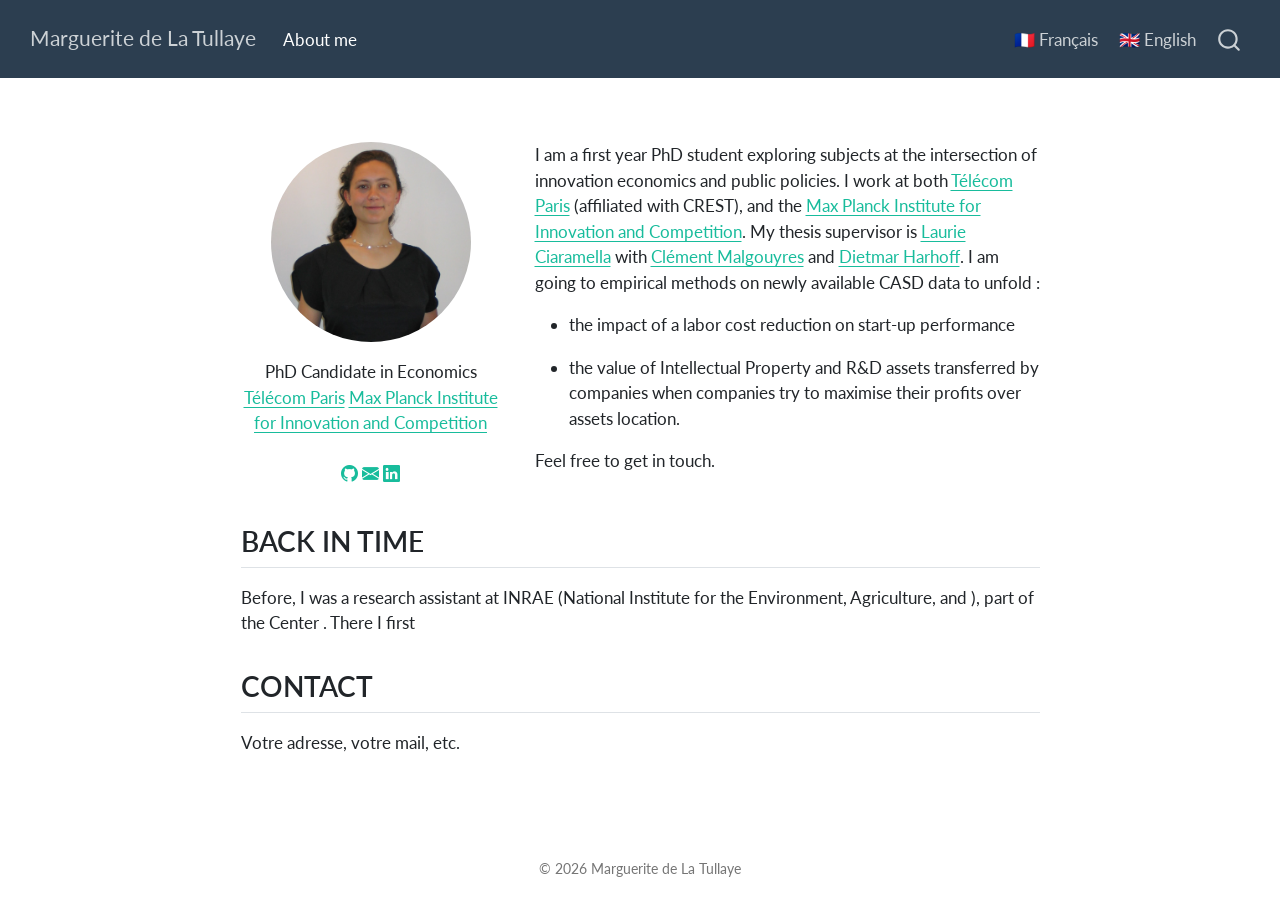
<file: docs/index.html>
<!DOCTYPE html>
<html xmlns="http://www.w3.org/1999/xhtml" lang="en" xml:lang="en"><head>

<meta charset="utf-8">
<meta name="generator" content="quarto-1.10.20">

<meta name="viewport" content="width=device-width, initial-scale=1.0, user-scalable=yes">


<title>Marguerite de La Tullaye</title>
<style>
/* Default styles provided by pandoc.
** See https://pandoc.org/MANUAL.html#variables-for-html for config info.
*/
span.smallcaps{font-variant: small-caps;}
div.columns{display: flex; gap: 1.5em;}
div.column{flex: auto;}
@media screen {
div.columns{gap: min(4vw, 1.5em);}
div.column{overflow-x: auto;}
}
div.hanging-indent{margin-left: 1.5em; text-indent: -1.5em;}
ul.task-list{list-style: none;}
ul.task-list li input[type="checkbox"] {
  width: 0.8em;
  margin: 0 0.8em 0.2em -1em; /* quarto-specific, see https://github.com/quarto-dev/quarto-cli/issues/4556 */ 
  vertical-align: middle;
}
</style>


<script src="site_libs/quarto-nav/quarto-nav.js"></script>
<script src="site_libs/quarto-nav/headroom.min.js"></script>
<script src="site_libs/clipboard/clipboard.min.js"></script>
<script src="site_libs/quarto-search/autocomplete.umd.js"></script>
<script src="site_libs/quarto-search/fuse.min.js"></script>
<script src="site_libs/quarto-search/quarto-search.js"></script>
<meta name="quarto:offset" content="./">
<script src="site_libs/quarto-html/quarto.js" type="module"></script>
<script src="site_libs/quarto-html/tabsets/tabsets.js" type="module"></script>
<script src="site_libs/quarto-html/popper.min.js"></script>
<script src="site_libs/quarto-html/tippy.umd.min.js"></script>
<script src="site_libs/quarto-html/anchor.min.js"></script>
<link href="site_libs/quarto-html/tippy.css" rel="stylesheet">
<link href="site_libs/quarto-html/quarto-syntax-highlighting-17888a1159294d3eb470f19f6f52f5a5.css" rel="stylesheet" id="quarto-text-highlighting-styles">
<script src="site_libs/bootstrap/bootstrap.min.js"></script>
<link href="site_libs/bootstrap/bootstrap-icons.css" rel="stylesheet">
<link href="site_libs/bootstrap/bootstrap-40faac2aa63e8e4333eb51eead19c19a.min.css" rel="stylesheet" append-hash="true" id="quarto-bootstrap" data-mode="light">
<script id="quarto-search-options" type="application/json">{
  "location": "navbar",
  "copy-button": false,
  "collapse-after": 3,
  "panel-placement": "end",
  "type": "overlay",
  "limit": 50,
  "keyboard-shortcut": [
    "f",
    "/",
    "s"
  ],
  "show-item-context": false,
  "language": {
    "search-no-results-text": "No results",
    "search-matching-documents-text": "matching documents",
    "search-copy-link-title": "Copy link to search",
    "search-hide-matches-text": "Hide additional matches",
    "search-more-match-text": "more match in this document",
    "search-more-matches-text": "more matches in this document",
    "search-clear-button-title": "Clear",
    "search-text-placeholder": "",
    "search-detached-cancel-button-title": "Cancel",
    "search-submit-button-title": "Submit",
    "search-label": "Search"
  }
}</script>


<link rel="stylesheet" href="assets/css/custom.scss">
</head>

<body class="nav-fixed fullcontent quarto-light">

<div id="quarto-search-results"></div>
  <header id="quarto-header" class="headroom fixed-top">
    <nav class="navbar navbar-expand-lg " data-bs-theme="dark">
      <div class="navbar-container container-fluid">
      <div class="navbar-brand-container mx-auto">
    <a class="navbar-brand" href="./index.html">
    <span class="navbar-title">Marguerite de La Tullaye</span>
    </a>
  </div>
            <div id="quarto-search" class="" title="Search"></div>
          <button class="navbar-toggler" type="button" data-bs-toggle="collapse" data-bs-target="#navbarCollapse" aria-controls="navbarCollapse" role="menu" aria-expanded="false" aria-label="Toggle navigation" onclick="if (window.quartoToggleHeadroom) { window.quartoToggleHeadroom(); }">
  <span class="navbar-toggler-icon"></span>
</button>
          <div class="collapse navbar-collapse" id="navbarCollapse">
            <ul class="navbar-nav navbar-nav-scroll me-auto">
  <li class="nav-item">
    <a class="nav-link active" href="./index.html" aria-current="page"> 
<span class="menu-text">About me</span></a>
  </li>  
</ul>
            <ul class="navbar-nav navbar-nav-scroll ms-auto">
  <li class="nav-item">
    <a class="nav-link" href="./fr/index.html"> 
<span class="menu-text">🇫🇷 Français</span></a>
  </li>  
  <li class="nav-item">
    <a class="nav-link" href="./index.html"> 
<span class="menu-text">🇬🇧 English</span></a>
  </li>  
</ul>
          </div> <!-- /navcollapse -->
            <div class="quarto-navbar-tools">
</div>
      </div> <!-- /container-fluid -->
    </nav>
</header>
<!-- content -->
<div id="quarto-content" class="quarto-container page-columns page-rows-contents page-layout-article page-navbar">
<!-- sidebar -->
<!-- margin-sidebar -->
    
<!-- main -->
<main class="content" id="quarto-document-content"><header id="title-block-header" class="quarto-title-block"></header>




<div class="hero" style="display:flex; flex-direction:row; align-items:flex-start; gap:2rem; margin:2rem 0;">

  <div class="hero-left" style="flex:0 0 260px; text-align:center; background:transparent; border:none; box-shadow:none; padding:0; margin:0;">
    <img src="assets/img/profile.jpg" class="profile-photo" alt="Marguerite de La Tullaye" style="display:block; width:200px; height:200px; object-fit:cover; border-radius:50%; margin:0 auto 1rem auto;">
    <div class="job">PhD Candidate in Economics</div>
    <div class="affiliations">
      <a href="https://www.telecom-paris.fr/" target="_blank">Télécom Paris</a>
      <a href="https://www.ip.mpg.de/en/" target="_blank">Max Planck Institute for Innovation and Competition</a>
    </div>
    <br>
    <div class="bubbles">
      <a class="bubble" href="https://github.com/margueritedelatullaye" title="GitHub"><i class="bi bi-github"></i></a>
      <a class="bubble" href="mailto:marguerite.delatullaye@gmail.com" title="Mail"><i class="bi bi-envelope-fill"></i></a>
      <a class="bubble" href="https://www.linkedin.com/in/marguerite-de-la-tullaye-010487249/" title="LinkedIn"><i class="bi bi-linkedin"></i></a>
    </div>
  </div>

<div class="col-md-8">
  <p class="hero-text">I am a first year PhD student exploring subjects at the intersection of innovation economics and public policies. 
  I work at both <a href="https://www.telecom-paris.fr/">Télécom Paris</a> (affiliated with CREST), and the <a href="https://www.ip.mpg.de/en/">Max Planck Institute for Innovation and Competition</a>. My thesis supervisor is <a href="https://sites.google.com/view/laurieciaramella">Laurie Ciaramella</a> with <a href="https://sites.google.com/site/clementmalgouyres/">Clément Malgouyres</a> and <a href="https://www.ip.mpg.de/en/persons/prof-dietmar-harhoff">Dietmar Harhoff</a>.
  I am going to empirical methods on newly available CASD data to unfold : 
  </p><ul>
  <li><p class="hero-text">the impact of a labor cost reduction on start-up performance</p></li>
  <li><p class="hero-text">the value of Intellectual Property and R&amp;D assets transferred by companies when companies try to maximise their profits over assets location.</p></li>
  </ul>

  <p class="hero-text">Feel free to get in touch.</p>
  <p></p>
</div>

</div>
<section id="back-in-time" class="level2 unnumbered">
<h2 class="unnumbered anchored" data-anchor-id="back-in-time">BACK IN TIME</h2>
<p>Before, I was a research assistant at INRAE (National Institute for the Environment, Agriculture, and ), part of the Center . There I first</p>
</section>
<section id="contact" class="level2 unnumbered">
<h2 class="unnumbered anchored" data-anchor-id="contact">CONTACT</h2>
<p>Votre adresse, votre mail, etc.</p>


</section>

</main> <!-- /main -->
<script id="quarto-html-after-body" type="application/javascript">
  window.document.addEventListener("DOMContentLoaded", function (event) {
    const icon = "";
    const anchorJS = new window.AnchorJS();
    anchorJS.options = {
      placement: 'right',
      icon: icon
    };
    anchorJS.add('.anchored');
    const isCodeAnnotation = (el) => {
      for (const clz of el.classList) {
        if (clz.startsWith('code-annotation-')) {                     
          return true;
        }
      }
      return false;
    }
    const onCopySuccess = function(e) {
      // button target
      const button = e.trigger;
      // don't keep focus
      button.blur();
      // flash "checked"
      button.classList.add('code-copy-button-checked');
      var currentTitle = button.getAttribute("title");
      button.setAttribute("title", "Copied!");
      let tooltip;
      if (window.bootstrap) {
        button.setAttribute("data-bs-toggle", "tooltip");
        button.setAttribute("data-bs-placement", "left");
        button.setAttribute("data-bs-title", "Copied!");
        tooltip = new bootstrap.Tooltip(button, 
          { trigger: "manual", 
            customClass: "code-copy-button-tooltip",
            offset: [0, -8]});
        tooltip.show();    
      }
      setTimeout(function() {
        if (tooltip) {
          tooltip.hide();
          button.removeAttribute("data-bs-title");
          button.removeAttribute("data-bs-toggle");
          button.removeAttribute("data-bs-placement");
        }
        button.setAttribute("title", currentTitle);
        button.classList.remove('code-copy-button-checked');
      }, 1000);
      // clear code selection
      e.clearSelection();
    }
    const getTextToCopy = function(trigger) {
      const outerScaffold = trigger.parentElement.cloneNode(true);
      const codeEl = outerScaffold.querySelector('code');
      for (const childEl of codeEl.children) {
        if (isCodeAnnotation(childEl)) {
          childEl.remove();
        }
      }
      return codeEl.innerText;
    }
    const clipboard = new window.ClipboardJS('.code-copy-button:not([data-in-quarto-modal])', {
      text: getTextToCopy
    });
    clipboard.on('success', onCopySuccess);
    if (window.document.getElementById('quarto-embedded-source-code-modal')) {
      const clipboardModal = new window.ClipboardJS('.code-copy-button[data-in-quarto-modal]', {
        text: getTextToCopy,
        container: window.document.getElementById('quarto-embedded-source-code-modal')
      });
      clipboardModal.on('success', onCopySuccess);
    }
      var localhostRegex = new RegExp(/^(?:http|https):\/\/localhost\:?[0-9]*\//);
      var mailtoRegex = new RegExp(/^mailto:/);
        var filterRegex = new RegExp('/' + window.location.host + '/');
      var isInternal = (href) => {
          return filterRegex.test(href) || localhostRegex.test(href) || mailtoRegex.test(href);
      }
      // Inspect non-navigation links and adorn them if external
     var links = window.document.querySelectorAll('a[href]:not(.nav-link):not(.navbar-brand):not(.toc-action):not(.sidebar-link):not(.sidebar-item-toggle):not(.pagination-link):not(.no-external):not([aria-hidden]):not(.dropdown-item):not(.quarto-navigation-tool):not(.about-link)');
      for (var i=0; i<links.length; i++) {
        const link = links[i];
        if (!isInternal(link.href)) {
          // undo the damage that might have been done by quarto-nav.js in the case of
          // links that we want to consider external
          if (link.dataset.originalHref !== undefined) {
            link.href = link.dataset.originalHref;
          }
        }
      }
    function tippyHover(el, contentFn, onTriggerFn, onUntriggerFn) {
      const config = {
        allowHTML: true,
        maxWidth: 500,
        delay: 100,
        arrow: false,
        appendTo: function(el) {
            return el.parentElement;
        },
        interactive: true,
        interactiveBorder: 10,
        theme: 'quarto',
        placement: 'bottom-start',
      };
      if (contentFn) {
        config.content = contentFn;
      }
      if (onTriggerFn) {
        config.onTrigger = onTriggerFn;
      }
      if (onUntriggerFn) {
        config.onUntrigger = onUntriggerFn;
      }
      window.tippy(el, config); 
    }
    const noterefs = window.document.querySelectorAll('a[role="doc-noteref"]');
    for (var i=0; i<noterefs.length; i++) {
      const ref = noterefs[i];
      tippyHover(ref, function() {
        // use id or data attribute instead here
        let href = ref.getAttribute('data-footnote-href') || ref.getAttribute('href');
        try { href = new URL(href).hash; } catch {}
        const id = href.replace(/^#\/?/, "");
        const note = window.document.getElementById(id);
        if (note) {
          return note.innerHTML;
        } else {
          return "";
        }
      });
    }
    const xrefs = window.document.querySelectorAll('a.quarto-xref');
    const processXRef = (id, note) => {
      // Strip column container classes
      const stripColumnClz = (el) => {
        el.classList.remove("page-full", "page-columns");
        if (el.children) {
          for (const child of el.children) {
            stripColumnClz(child);
          }
        }
      }
      stripColumnClz(note)
      if (id === null || id.startsWith('sec-')) {
        // Special case sections, only their first couple elements
        const container = document.createElement("div");
        if (note.children && note.children.length > 2) {
          container.appendChild(note.children[0].cloneNode(true));
          for (let i = 1; i < note.children.length; i++) {
            const child = note.children[i];
            if (child.tagName === "P" && child.innerText === "") {
              continue;
            } else {
              container.appendChild(child.cloneNode(true));
              break;
            }
          }
          if (window.Quarto?.typesetMath) {
            window.Quarto.typesetMath(container);
          }
          return container.innerHTML
        } else {
          if (window.Quarto?.typesetMath) {
            window.Quarto.typesetMath(note);
          }
          return note.innerHTML;
        }
      } else {
        // Remove any anchor links if they are present
        const anchorLink = note.querySelector('a.anchorjs-link');
        if (anchorLink) {
          anchorLink.remove();
        }
        if (window.Quarto?.typesetMath) {
          window.Quarto.typesetMath(note);
        }
        if (note.classList.contains("callout")) {
          return note.outerHTML;
        } else {
          return note.innerHTML;
        }
      }
    }
    for (var i=0; i<xrefs.length; i++) {
      const xref = xrefs[i];
      tippyHover(xref, undefined, function(instance) {
        instance.disable();
        let url = xref.getAttribute('href');
        let hash = undefined; 
        if (url.startsWith('#')) {
          hash = url;
        } else {
          try { hash = new URL(url).hash; } catch {}
        }
        if (hash) {
          const id = hash.replace(/^#\/?/, "");
          const note = window.document.getElementById(id);
          if (note !== null) {
            try {
              const html = processXRef(id, note.cloneNode(true));
              instance.setContent(html);
            } finally {
              instance.enable();
              instance.show();
            }
          } else {
            // See if we can fetch this
            fetch(url.split('#')[0])
            .then(res => res.text())
            .then(html => {
              const parser = new DOMParser();
              const htmlDoc = parser.parseFromString(html, "text/html");
              const note = htmlDoc.getElementById(id);
              if (note !== null) {
                const html = processXRef(id, note);
                instance.setContent(html);
              } 
            }).finally(() => {
              instance.enable();
              instance.show();
            });
          }
        } else {
          // See if we can fetch a full url (with no hash to target)
          // This is a special case and we should probably do some content thinning / targeting
          fetch(url)
          .then(res => res.text())
          .then(html => {
            const parser = new DOMParser();
            const htmlDoc = parser.parseFromString(html, "text/html");
            const note = htmlDoc.querySelector('main.content');
            if (note !== null) {
              // This should only happen for chapter cross references
              // (since there is no id in the URL)
              // remove the first header
              if (note.children.length > 0 && note.children[0].tagName === "HEADER") {
                note.children[0].remove();
              }
              const html = processXRef(null, note);
              instance.setContent(html);
            } 
          }).finally(() => {
            instance.enable();
            instance.show();
          });
        }
      }, function(instance) {
      });
    }
        let selectedAnnoteEl;
        const selectorForAnnotation = ( cell, annotation) => {
          let cellAttr = 'data-code-cell="' + cell + '"';
          let lineAttr = 'data-code-annotation="' +  annotation + '"';
          const selector = 'span[' + cellAttr + '][' + lineAttr + ']';
          return selector;
        }
        const selectCodeLines = (annoteEl) => {
          const doc = window.document;
          const targetCell = annoteEl.getAttribute("data-target-cell");
          const targetAnnotation = annoteEl.getAttribute("data-target-annotation");
          const annoteSpan = window.document.querySelector(selectorForAnnotation(targetCell, targetAnnotation));
          const lines = annoteSpan.getAttribute("data-code-lines").split(",");
          const lineIds = lines.map((line) => {
            return targetCell + "-" + line;
          })
          let top = null;
          let height = null;
          let parent = null;
          if (lineIds.length > 0) {
              //compute the position of the single el (top and bottom and make a div)
              const el = window.document.getElementById(lineIds[0]);
              top = el.offsetTop;
              height = el.offsetHeight;
              parent = el.parentElement.parentElement;
            if (lineIds.length > 1) {
              const lastEl = window.document.getElementById(lineIds[lineIds.length - 1]);
              const bottom = lastEl.offsetTop + lastEl.offsetHeight;
              height = bottom - top;
            }
            if (top !== null && height !== null && parent !== null) {
              // cook up a div (if necessary) and position it 
              let div = window.document.getElementById("code-annotation-line-highlight");
              if (div === null) {
                div = window.document.createElement("div");
                div.setAttribute("id", "code-annotation-line-highlight");
                div.style.position = 'absolute';
                parent.appendChild(div);
              }
              div.style.top = top - 2 + "px";
              div.style.height = height + 4 + "px";
              div.style.left = 0;
              let gutterDiv = window.document.getElementById("code-annotation-line-highlight-gutter");
              if (gutterDiv === null) {
                gutterDiv = window.document.createElement("div");
                gutterDiv.setAttribute("id", "code-annotation-line-highlight-gutter");
                gutterDiv.style.position = 'absolute';
                const codeCell = window.document.getElementById(targetCell);
                const gutter = codeCell.querySelector('.code-annotation-gutter');
                gutter.appendChild(gutterDiv);
              }
              gutterDiv.style.top = top - 2 + "px";
              gutterDiv.style.height = height + 4 + "px";
            }
            selectedAnnoteEl = annoteEl;
          }
        };
        const unselectCodeLines = () => {
          const elementsIds = ["code-annotation-line-highlight", "code-annotation-line-highlight-gutter"];
          elementsIds.forEach((elId) => {
            const div = window.document.getElementById(elId);
            if (div) {
              div.remove();
            }
          });
          selectedAnnoteEl = undefined;
        };
          // Handle positioning of the toggle
      window.addEventListener(
        "resize",
        throttle(() => {
          elRect = undefined;
          if (selectedAnnoteEl) {
            selectCodeLines(selectedAnnoteEl);
          }
        }, 10)
      );
      function throttle(fn, ms) {
      let throttle = false;
      let timer;
        return (...args) => {
          if(!throttle) { // first call gets through
              fn.apply(this, args);
              throttle = true;
          } else { // all the others get throttled
              if(timer) clearTimeout(timer); // cancel #2
              timer = setTimeout(() => {
                fn.apply(this, args);
                timer = throttle = false;
              }, ms);
          }
        };
      }
        // Attach click handler to the DT
        const annoteDls = window.document.querySelectorAll('dt[data-target-cell]');
        for (const annoteDlNode of annoteDls) {
          annoteDlNode.addEventListener('click', (event) => {
            const clickedEl = event.target;
            if (clickedEl !== selectedAnnoteEl) {
              unselectCodeLines();
              const activeEl = window.document.querySelector('dt[data-target-cell].code-annotation-active');
              if (activeEl) {
                activeEl.classList.remove('code-annotation-active');
              }
              selectCodeLines(clickedEl);
              clickedEl.classList.add('code-annotation-active');
            } else {
              // Unselect the line
              unselectCodeLines();
              clickedEl.classList.remove('code-annotation-active');
            }
          });
        }
    const findCites = (el) => {
      const parentEl = el.parentElement;
      if (parentEl) {
        const cites = parentEl.dataset.cites;
        if (cites) {
          return {
            el,
            cites: cites.split(' ')
          };
        } else {
          return findCites(el.parentElement)
        }
      } else {
        return undefined;
      }
    };
    var bibliorefs = window.document.querySelectorAll('a[role="doc-biblioref"]');
    for (var i=0; i<bibliorefs.length; i++) {
      const ref = bibliorefs[i];
      const citeInfo = findCites(ref);
      if (citeInfo) {
        tippyHover(citeInfo.el, function() {
          var popup = window.document.createElement('div');
          citeInfo.cites.forEach(function(cite) {
            var citeDiv = window.document.createElement('div');
            citeDiv.classList.add('hanging-indent');
            citeDiv.classList.add('csl-entry');
            var biblioDiv = window.document.getElementById('ref-' + cite);
            if (biblioDiv) {
              citeDiv.innerHTML = biblioDiv.innerHTML;
            }
            popup.appendChild(citeDiv);
          });
          return popup.innerHTML;
        });
      }
    }
  });
  </script>
</div> <!-- /content -->
<footer class="footer">
  <div class="nav-footer">
    <div class="nav-footer-left">
      &nbsp;
    </div>   
    <div class="nav-footer-center">
<p>© 2026 Marguerite de La Tullaye</p>
</div>
    <div class="nav-footer-right">
      &nbsp;
    </div>
  </div>
</footer>




</body></html>
</file>
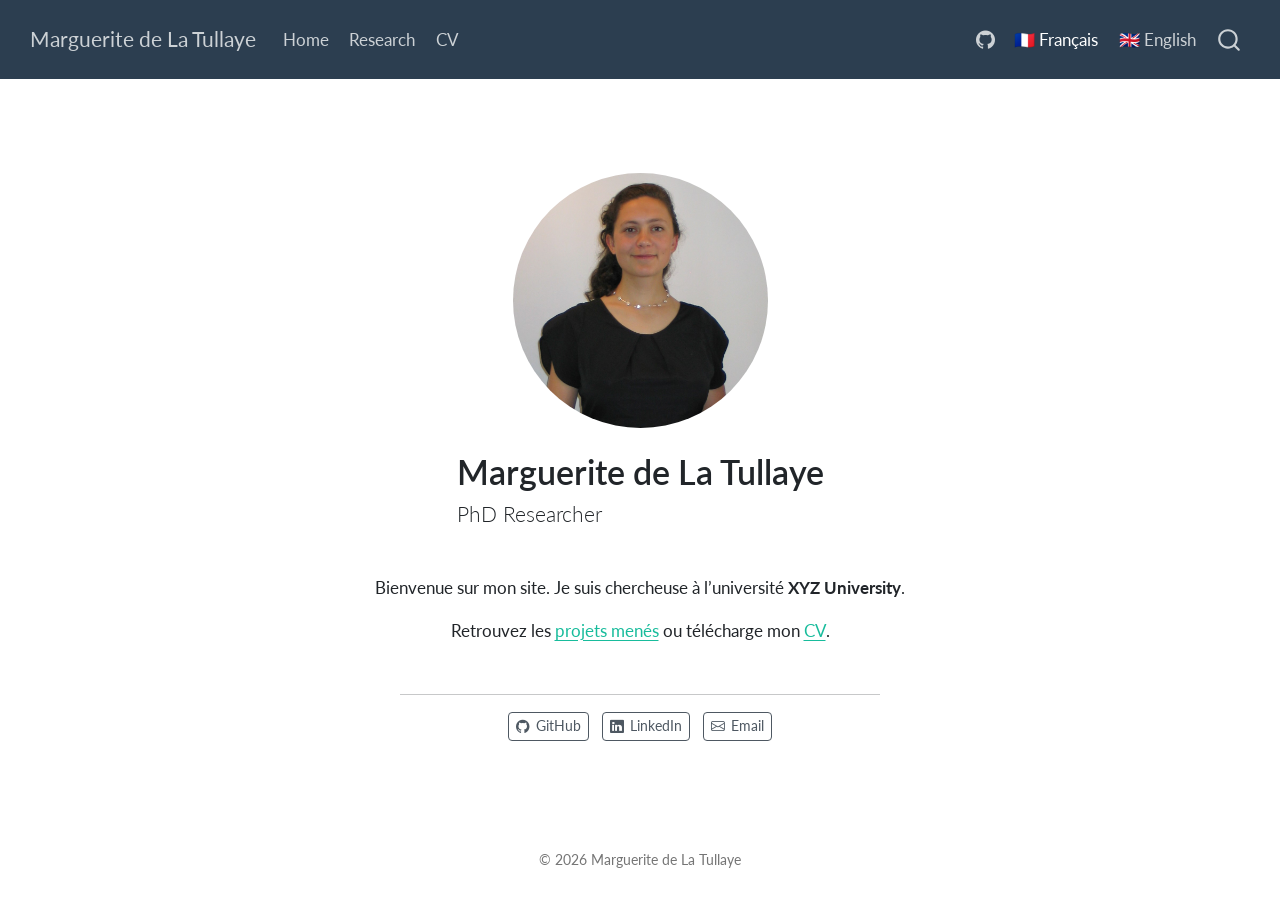
<file: docs/fr/index.html>
<!DOCTYPE html>
<html xmlns="http://www.w3.org/1999/xhtml" lang="en" xml:lang="en"><head>

<meta charset="utf-8">
<meta name="generator" content="quarto-1.10.20">

<meta name="viewport" content="width=device-width, initial-scale=1.0, user-scalable=yes">


<title>Marguerite de La Tullaye</title>
<style>
/* Default styles provided by pandoc.
** See https://pandoc.org/MANUAL.html#variables-for-html for config info.
*/
span.smallcaps{font-variant: small-caps;}
div.columns{display: flex; gap: 1.5em;}
div.column{flex: auto;}
@media screen {
div.columns{gap: min(4vw, 1.5em);}
div.column{overflow-x: auto;}
}
div.hanging-indent{margin-left: 1.5em; text-indent: -1.5em;}
ul.task-list{list-style: none;}
ul.task-list li input[type="checkbox"] {
  width: 0.8em;
  margin: 0 0.8em 0.2em -1em; /* quarto-specific, see https://github.com/quarto-dev/quarto-cli/issues/4556 */ 
  vertical-align: middle;
}
</style>


<script src="../site_libs/quarto-nav/quarto-nav.js"></script>
<script src="../site_libs/quarto-nav/headroom.min.js"></script>
<script src="../site_libs/clipboard/clipboard.min.js"></script>
<script src="../site_libs/quarto-search/autocomplete.umd.js"></script>
<script src="../site_libs/quarto-search/fuse.min.js"></script>
<script src="../site_libs/quarto-search/quarto-search.js"></script>
<meta name="quarto:offset" content="../">
<script src="../site_libs/quarto-html/quarto.js" type="module"></script>
<script src="../site_libs/quarto-html/tabsets/tabsets.js" type="module"></script>
<script src="../site_libs/quarto-html/popper.min.js"></script>
<script src="../site_libs/quarto-html/tippy.umd.min.js"></script>
<link href="../site_libs/quarto-html/tippy.css" rel="stylesheet">
<link href="../site_libs/quarto-html/quarto-syntax-highlighting-17888a1159294d3eb470f19f6f52f5a5.css" rel="stylesheet" id="quarto-text-highlighting-styles">
<script src="../site_libs/bootstrap/bootstrap.min.js"></script>
<link href="../site_libs/bootstrap/bootstrap-icons.css" rel="stylesheet">
<link href="../site_libs/bootstrap/bootstrap-40faac2aa63e8e4333eb51eead19c19a.min.css" rel="stylesheet" append-hash="true" id="quarto-bootstrap" data-mode="light">
<script id="quarto-search-options" type="application/json">{
  "location": "navbar",
  "copy-button": false,
  "collapse-after": 3,
  "panel-placement": "end",
  "type": "overlay",
  "limit": 50,
  "keyboard-shortcut": [
    "f",
    "/",
    "s"
  ],
  "show-item-context": false,
  "language": {
    "search-no-results-text": "No results",
    "search-matching-documents-text": "matching documents",
    "search-copy-link-title": "Copy link to search",
    "search-hide-matches-text": "Hide additional matches",
    "search-more-match-text": "more match in this document",
    "search-more-matches-text": "more matches in this document",
    "search-clear-button-title": "Clear",
    "search-text-placeholder": "",
    "search-detached-cancel-button-title": "Cancel",
    "search-submit-button-title": "Submit",
    "search-label": "Search"
  }
}</script>


<link rel="stylesheet" href="../assets/css/custom.scss">
</head>

<body class="nav-fixed fullcontent quarto-light">

<div id="quarto-search-results"></div>
  <header id="quarto-header" class="headroom fixed-top">
    <nav class="navbar navbar-expand-lg " data-bs-theme="dark">
      <div class="navbar-container container-fluid">
      <div class="navbar-brand-container mx-auto">
    <a class="navbar-brand" href="../index.html">
    <span class="navbar-title">Marguerite de La Tullaye</span>
    </a>
  </div>
            <div id="quarto-search" class="" title="Search"></div>
          <button class="navbar-toggler" type="button" data-bs-toggle="collapse" data-bs-target="#navbarCollapse" aria-controls="navbarCollapse" role="menu" aria-expanded="false" aria-label="Toggle navigation" onclick="if (window.quartoToggleHeadroom) { window.quartoToggleHeadroom(); }">
  <span class="navbar-toggler-icon"></span>
</button>
          <div class="collapse navbar-collapse" id="navbarCollapse">
            <ul class="navbar-nav navbar-nav-scroll me-auto">
  <li class="nav-item">
    <a class="nav-link" href="../index.html"> 
<span class="menu-text">Home</span></a>
  </li>  
  <li class="nav-item">
    <a class="nav-link" href="../research.html"> 
<span class="menu-text">Research</span></a>
  </li>  
  <li class="nav-item">
    <a class="nav-link" href="../cv.html"> 
<span class="menu-text">CV</span></a>
  </li>  
</ul>
            <ul class="navbar-nav navbar-nav-scroll ms-auto">
  <li class="nav-item compact">
    <a class="nav-link" href="https://github.com/Foxmustang"> <i class="bi bi-github" role="img">
</i> 
<span class="menu-text"></span></a>
  </li>  
  <li class="nav-item">
    <a class="nav-link active" href="../fr/index.html" aria-current="page"> 
<span class="menu-text">🇫🇷 Français</span></a>
  </li>  
  <li class="nav-item">
    <a class="nav-link" href="../index.html"> 
<span class="menu-text">🇬🇧 English</span></a>
  </li>  
</ul>
          </div> <!-- /navcollapse -->
            <div class="quarto-navbar-tools">
</div>
      </div> <!-- /container-fluid -->
    </nav>
</header>
<!-- content -->
<div id="quarto-content" class="quarto-container page-columns page-rows-contents page-layout-article page-navbar">
<!-- sidebar -->
<!-- margin-sidebar -->
    
<!-- main -->
<div class="quarto-about-jolla">
  <img src="../assets/img/profile.jpg" class="about-image
  round " style="height: 15em; width: 15em;">
 <header id="title-block-header" class="quarto-title-block default">
<div class="quarto-title">
<h1 class="title">Marguerite de La Tullaye</h1>
<p class="subtitle lead">PhD Researcher</p>
</div>
<div class="quarto-title-meta">
  </div>
</header><main class="content" id="quarto-document-content">
<p>Bienvenue sur mon site. Je suis chercheuse à l’université <strong>XYZ University</strong>.</p>
<p>Retrouvez les <a href="../fr/research.html">projets menés</a> ou télécharge mon <a href="../fr/cv.html">CV</a>.</p>


</main> 
  <hr class="about-sep">
   <div class="about-links">
  <a href="https://github.com/yourusername" class="about-link" rel="" target="">
    <i class="bi bi-github"></i>
     <span class="about-link-text">GitHub</span>
  </a>
  <a href="https://linkedin.com/in/yourusername" class="about-link" rel="" target="">
    <i class="bi bi-linkedin"></i>
     <span class="about-link-text">LinkedIn</span>
  </a>
  <a href="mailto:marguerite.delatullaye@gmail.com" class="about-link" rel="" target="">
    <i class="bi bi-envelope"></i>
     <span class="about-link-text">Email</span>
  </a>
</div>
</div>
 <!-- /main -->
<script id="quarto-html-after-body" type="application/javascript">
  window.document.addEventListener("DOMContentLoaded", function (event) {
    const isCodeAnnotation = (el) => {
      for (const clz of el.classList) {
        if (clz.startsWith('code-annotation-')) {                     
          return true;
        }
      }
      return false;
    }
    const onCopySuccess = function(e) {
      // button target
      const button = e.trigger;
      // don't keep focus
      button.blur();
      // flash "checked"
      button.classList.add('code-copy-button-checked');
      var currentTitle = button.getAttribute("title");
      button.setAttribute("title", "Copied!");
      let tooltip;
      if (window.bootstrap) {
        button.setAttribute("data-bs-toggle", "tooltip");
        button.setAttribute("data-bs-placement", "left");
        button.setAttribute("data-bs-title", "Copied!");
        tooltip = new bootstrap.Tooltip(button, 
          { trigger: "manual", 
            customClass: "code-copy-button-tooltip",
            offset: [0, -8]});
        tooltip.show();    
      }
      setTimeout(function() {
        if (tooltip) {
          tooltip.hide();
          button.removeAttribute("data-bs-title");
          button.removeAttribute("data-bs-toggle");
          button.removeAttribute("data-bs-placement");
        }
        button.setAttribute("title", currentTitle);
        button.classList.remove('code-copy-button-checked');
      }, 1000);
      // clear code selection
      e.clearSelection();
    }
    const getTextToCopy = function(trigger) {
      const outerScaffold = trigger.parentElement.cloneNode(true);
      const codeEl = outerScaffold.querySelector('code');
      for (const childEl of codeEl.children) {
        if (isCodeAnnotation(childEl)) {
          childEl.remove();
        }
      }
      return codeEl.innerText;
    }
    const clipboard = new window.ClipboardJS('.code-copy-button:not([data-in-quarto-modal])', {
      text: getTextToCopy
    });
    clipboard.on('success', onCopySuccess);
    if (window.document.getElementById('quarto-embedded-source-code-modal')) {
      const clipboardModal = new window.ClipboardJS('.code-copy-button[data-in-quarto-modal]', {
        text: getTextToCopy,
        container: window.document.getElementById('quarto-embedded-source-code-modal')
      });
      clipboardModal.on('success', onCopySuccess);
    }
      var localhostRegex = new RegExp(/^(?:http|https):\/\/localhost\:?[0-9]*\//);
      var mailtoRegex = new RegExp(/^mailto:/);
        var filterRegex = new RegExp('/' + window.location.host + '/');
      var isInternal = (href) => {
          return filterRegex.test(href) || localhostRegex.test(href) || mailtoRegex.test(href);
      }
      // Inspect non-navigation links and adorn them if external
     var links = window.document.querySelectorAll('a[href]:not(.nav-link):not(.navbar-brand):not(.toc-action):not(.sidebar-link):not(.sidebar-item-toggle):not(.pagination-link):not(.no-external):not([aria-hidden]):not(.dropdown-item):not(.quarto-navigation-tool):not(.about-link)');
      for (var i=0; i<links.length; i++) {
        const link = links[i];
        if (!isInternal(link.href)) {
          // undo the damage that might have been done by quarto-nav.js in the case of
          // links that we want to consider external
          if (link.dataset.originalHref !== undefined) {
            link.href = link.dataset.originalHref;
          }
        }
      }
    function tippyHover(el, contentFn, onTriggerFn, onUntriggerFn) {
      const config = {
        allowHTML: true,
        maxWidth: 500,
        delay: 100,
        arrow: false,
        appendTo: function(el) {
            return el.parentElement;
        },
        interactive: true,
        interactiveBorder: 10,
        theme: 'quarto',
        placement: 'bottom-start',
      };
      if (contentFn) {
        config.content = contentFn;
      }
      if (onTriggerFn) {
        config.onTrigger = onTriggerFn;
      }
      if (onUntriggerFn) {
        config.onUntrigger = onUntriggerFn;
      }
      window.tippy(el, config); 
    }
    const noterefs = window.document.querySelectorAll('a[role="doc-noteref"]');
    for (var i=0; i<noterefs.length; i++) {
      const ref = noterefs[i];
      tippyHover(ref, function() {
        // use id or data attribute instead here
        let href = ref.getAttribute('data-footnote-href') || ref.getAttribute('href');
        try { href = new URL(href).hash; } catch {}
        const id = href.replace(/^#\/?/, "");
        const note = window.document.getElementById(id);
        if (note) {
          return note.innerHTML;
        } else {
          return "";
        }
      });
    }
    const xrefs = window.document.querySelectorAll('a.quarto-xref');
    const processXRef = (id, note) => {
      // Strip column container classes
      const stripColumnClz = (el) => {
        el.classList.remove("page-full", "page-columns");
        if (el.children) {
          for (const child of el.children) {
            stripColumnClz(child);
          }
        }
      }
      stripColumnClz(note)
      if (id === null || id.startsWith('sec-')) {
        // Special case sections, only their first couple elements
        const container = document.createElement("div");
        if (note.children && note.children.length > 2) {
          container.appendChild(note.children[0].cloneNode(true));
          for (let i = 1; i < note.children.length; i++) {
            const child = note.children[i];
            if (child.tagName === "P" && child.innerText === "") {
              continue;
            } else {
              container.appendChild(child.cloneNode(true));
              break;
            }
          }
          if (window.Quarto?.typesetMath) {
            window.Quarto.typesetMath(container);
          }
          return container.innerHTML
        } else {
          if (window.Quarto?.typesetMath) {
            window.Quarto.typesetMath(note);
          }
          return note.innerHTML;
        }
      } else {
        // Remove any anchor links if they are present
        const anchorLink = note.querySelector('a.anchorjs-link');
        if (anchorLink) {
          anchorLink.remove();
        }
        if (window.Quarto?.typesetMath) {
          window.Quarto.typesetMath(note);
        }
        if (note.classList.contains("callout")) {
          return note.outerHTML;
        } else {
          return note.innerHTML;
        }
      }
    }
    for (var i=0; i<xrefs.length; i++) {
      const xref = xrefs[i];
      tippyHover(xref, undefined, function(instance) {
        instance.disable();
        let url = xref.getAttribute('href');
        let hash = undefined; 
        if (url.startsWith('#')) {
          hash = url;
        } else {
          try { hash = new URL(url).hash; } catch {}
        }
        if (hash) {
          const id = hash.replace(/^#\/?/, "");
          const note = window.document.getElementById(id);
          if (note !== null) {
            try {
              const html = processXRef(id, note.cloneNode(true));
              instance.setContent(html);
            } finally {
              instance.enable();
              instance.show();
            }
          } else {
            // See if we can fetch this
            fetch(url.split('#')[0])
            .then(res => res.text())
            .then(html => {
              const parser = new DOMParser();
              const htmlDoc = parser.parseFromString(html, "text/html");
              const note = htmlDoc.getElementById(id);
              if (note !== null) {
                const html = processXRef(id, note);
                instance.setContent(html);
              } 
            }).finally(() => {
              instance.enable();
              instance.show();
            });
          }
        } else {
          // See if we can fetch a full url (with no hash to target)
          // This is a special case and we should probably do some content thinning / targeting
          fetch(url)
          .then(res => res.text())
          .then(html => {
            const parser = new DOMParser();
            const htmlDoc = parser.parseFromString(html, "text/html");
            const note = htmlDoc.querySelector('main.content');
            if (note !== null) {
              // This should only happen for chapter cross references
              // (since there is no id in the URL)
              // remove the first header
              if (note.children.length > 0 && note.children[0].tagName === "HEADER") {
                note.children[0].remove();
              }
              const html = processXRef(null, note);
              instance.setContent(html);
            } 
          }).finally(() => {
            instance.enable();
            instance.show();
          });
        }
      }, function(instance) {
      });
    }
        let selectedAnnoteEl;
        const selectorForAnnotation = ( cell, annotation) => {
          let cellAttr = 'data-code-cell="' + cell + '"';
          let lineAttr = 'data-code-annotation="' +  annotation + '"';
          const selector = 'span[' + cellAttr + '][' + lineAttr + ']';
          return selector;
        }
        const selectCodeLines = (annoteEl) => {
          const doc = window.document;
          const targetCell = annoteEl.getAttribute("data-target-cell");
          const targetAnnotation = annoteEl.getAttribute("data-target-annotation");
          const annoteSpan = window.document.querySelector(selectorForAnnotation(targetCell, targetAnnotation));
          const lines = annoteSpan.getAttribute("data-code-lines").split(",");
          const lineIds = lines.map((line) => {
            return targetCell + "-" + line;
          })
          let top = null;
          let height = null;
          let parent = null;
          if (lineIds.length > 0) {
              //compute the position of the single el (top and bottom and make a div)
              const el = window.document.getElementById(lineIds[0]);
              top = el.offsetTop;
              height = el.offsetHeight;
              parent = el.parentElement.parentElement;
            if (lineIds.length > 1) {
              const lastEl = window.document.getElementById(lineIds[lineIds.length - 1]);
              const bottom = lastEl.offsetTop + lastEl.offsetHeight;
              height = bottom - top;
            }
            if (top !== null && height !== null && parent !== null) {
              // cook up a div (if necessary) and position it 
              let div = window.document.getElementById("code-annotation-line-highlight");
              if (div === null) {
                div = window.document.createElement("div");
                div.setAttribute("id", "code-annotation-line-highlight");
                div.style.position = 'absolute';
                parent.appendChild(div);
              }
              div.style.top = top - 2 + "px";
              div.style.height = height + 4 + "px";
              div.style.left = 0;
              let gutterDiv = window.document.getElementById("code-annotation-line-highlight-gutter");
              if (gutterDiv === null) {
                gutterDiv = window.document.createElement("div");
                gutterDiv.setAttribute("id", "code-annotation-line-highlight-gutter");
                gutterDiv.style.position = 'absolute';
                const codeCell = window.document.getElementById(targetCell);
                const gutter = codeCell.querySelector('.code-annotation-gutter');
                gutter.appendChild(gutterDiv);
              }
              gutterDiv.style.top = top - 2 + "px";
              gutterDiv.style.height = height + 4 + "px";
            }
            selectedAnnoteEl = annoteEl;
          }
        };
        const unselectCodeLines = () => {
          const elementsIds = ["code-annotation-line-highlight", "code-annotation-line-highlight-gutter"];
          elementsIds.forEach((elId) => {
            const div = window.document.getElementById(elId);
            if (div) {
              div.remove();
            }
          });
          selectedAnnoteEl = undefined;
        };
          // Handle positioning of the toggle
      window.addEventListener(
        "resize",
        throttle(() => {
          elRect = undefined;
          if (selectedAnnoteEl) {
            selectCodeLines(selectedAnnoteEl);
          }
        }, 10)
      );
      function throttle(fn, ms) {
      let throttle = false;
      let timer;
        return (...args) => {
          if(!throttle) { // first call gets through
              fn.apply(this, args);
              throttle = true;
          } else { // all the others get throttled
              if(timer) clearTimeout(timer); // cancel #2
              timer = setTimeout(() => {
                fn.apply(this, args);
                timer = throttle = false;
              }, ms);
          }
        };
      }
        // Attach click handler to the DT
        const annoteDls = window.document.querySelectorAll('dt[data-target-cell]');
        for (const annoteDlNode of annoteDls) {
          annoteDlNode.addEventListener('click', (event) => {
            const clickedEl = event.target;
            if (clickedEl !== selectedAnnoteEl) {
              unselectCodeLines();
              const activeEl = window.document.querySelector('dt[data-target-cell].code-annotation-active');
              if (activeEl) {
                activeEl.classList.remove('code-annotation-active');
              }
              selectCodeLines(clickedEl);
              clickedEl.classList.add('code-annotation-active');
            } else {
              // Unselect the line
              unselectCodeLines();
              clickedEl.classList.remove('code-annotation-active');
            }
          });
        }
    const findCites = (el) => {
      const parentEl = el.parentElement;
      if (parentEl) {
        const cites = parentEl.dataset.cites;
        if (cites) {
          return {
            el,
            cites: cites.split(' ')
          };
        } else {
          return findCites(el.parentElement)
        }
      } else {
        return undefined;
      }
    };
    var bibliorefs = window.document.querySelectorAll('a[role="doc-biblioref"]');
    for (var i=0; i<bibliorefs.length; i++) {
      const ref = bibliorefs[i];
      const citeInfo = findCites(ref);
      if (citeInfo) {
        tippyHover(citeInfo.el, function() {
          var popup = window.document.createElement('div');
          citeInfo.cites.forEach(function(cite) {
            var citeDiv = window.document.createElement('div');
            citeDiv.classList.add('hanging-indent');
            citeDiv.classList.add('csl-entry');
            var biblioDiv = window.document.getElementById('ref-' + cite);
            if (biblioDiv) {
              citeDiv.innerHTML = biblioDiv.innerHTML;
            }
            popup.appendChild(citeDiv);
          });
          return popup.innerHTML;
        });
      }
    }
  });
  </script>
</div> <!-- /content -->
<footer class="footer">
  <div class="nav-footer">
    <div class="nav-footer-left">
      &nbsp;
    </div>   
    <div class="nav-footer-center">
<p>© 2026 Marguerite de La Tullaye</p>
</div>
    <div class="nav-footer-right">
      &nbsp;
    </div>
  </div>
</footer>




</body></html>
</file>
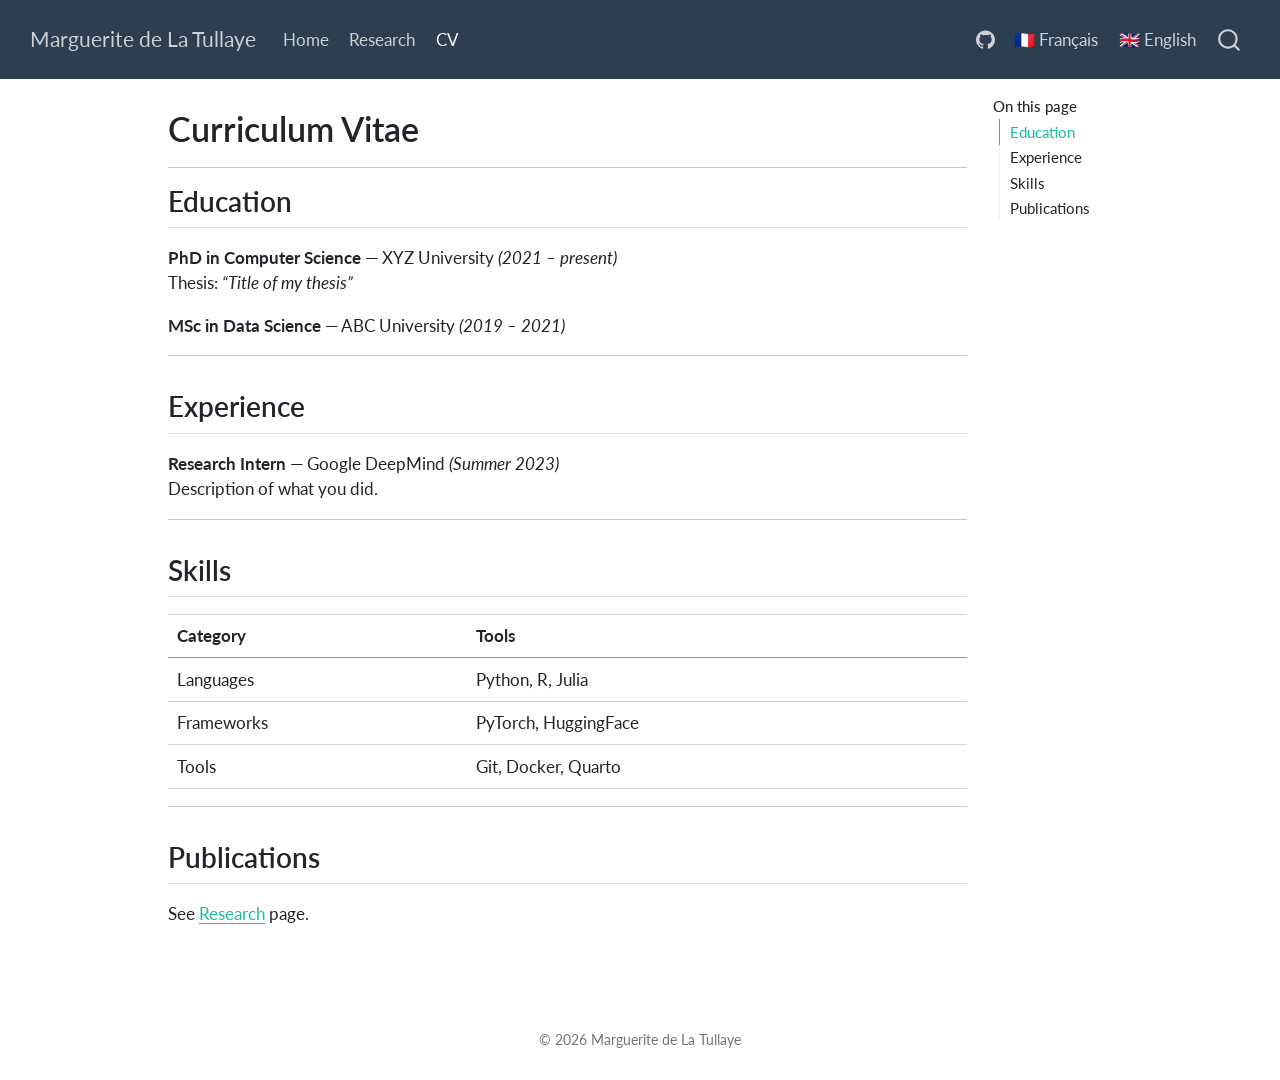
<file: docs/cv.html>
<!DOCTYPE html>
<html xmlns="http://www.w3.org/1999/xhtml" lang="en" xml:lang="en"><head>

<meta charset="utf-8">
<meta name="generator" content="quarto-1.10.20">

<meta name="viewport" content="width=device-width, initial-scale=1.0, user-scalable=yes">


<title>Curriculum Vitae – Marguerite de La Tullaye</title>
<style>
/* Default styles provided by pandoc.
** See https://pandoc.org/MANUAL.html#variables-for-html for config info.
*/
span.smallcaps{font-variant: small-caps;}
div.columns{display: flex; gap: 1.5em;}
div.column{flex: auto;}
@media screen {
div.columns{gap: min(4vw, 1.5em);}
div.column{overflow-x: auto;}
}
div.hanging-indent{margin-left: 1.5em; text-indent: -1.5em;}
ul.task-list{list-style: none;}
ul.task-list li input[type="checkbox"] {
  width: 0.8em;
  margin: 0 0.8em 0.2em -1em; /* quarto-specific, see https://github.com/quarto-dev/quarto-cli/issues/4556 */ 
  vertical-align: middle;
}
</style>


<script src="site_libs/quarto-nav/quarto-nav.js"></script>
<script src="site_libs/quarto-nav/headroom.min.js"></script>
<script src="site_libs/clipboard/clipboard.min.js"></script>
<script src="site_libs/quarto-search/autocomplete.umd.js"></script>
<script src="site_libs/quarto-search/fuse.min.js"></script>
<script src="site_libs/quarto-search/quarto-search.js"></script>
<meta name="quarto:offset" content="./">
<script src="site_libs/quarto-html/quarto.js" type="module"></script>
<script src="site_libs/quarto-html/tabsets/tabsets.js" type="module"></script>
<script src="site_libs/quarto-html/popper.min.js"></script>
<script src="site_libs/quarto-html/tippy.umd.min.js"></script>
<script src="site_libs/quarto-html/anchor.min.js"></script>
<link href="site_libs/quarto-html/tippy.css" rel="stylesheet">
<link href="site_libs/quarto-html/quarto-syntax-highlighting-17888a1159294d3eb470f19f6f52f5a5.css" rel="stylesheet" id="quarto-text-highlighting-styles">
<script src="site_libs/bootstrap/bootstrap.min.js"></script>
<link href="site_libs/bootstrap/bootstrap-icons.css" rel="stylesheet">
<link href="site_libs/bootstrap/bootstrap-40faac2aa63e8e4333eb51eead19c19a.min.css" rel="stylesheet" append-hash="true" id="quarto-bootstrap" data-mode="light">
<script id="quarto-search-options" type="application/json">{
  "location": "navbar",
  "copy-button": false,
  "collapse-after": 3,
  "panel-placement": "end",
  "type": "overlay",
  "limit": 50,
  "keyboard-shortcut": [
    "f",
    "/",
    "s"
  ],
  "show-item-context": false,
  "language": {
    "search-no-results-text": "No results",
    "search-matching-documents-text": "matching documents",
    "search-copy-link-title": "Copy link to search",
    "search-hide-matches-text": "Hide additional matches",
    "search-more-match-text": "more match in this document",
    "search-more-matches-text": "more matches in this document",
    "search-clear-button-title": "Clear",
    "search-text-placeholder": "",
    "search-detached-cancel-button-title": "Cancel",
    "search-submit-button-title": "Submit",
    "search-label": "Search"
  }
}</script>


<link rel="stylesheet" href="assets/css/custom.scss">
</head>

<body class="nav-fixed quarto-light">

<div id="quarto-search-results"></div>
  <header id="quarto-header" class="headroom fixed-top">
    <nav class="navbar navbar-expand-lg " data-bs-theme="dark">
      <div class="navbar-container container-fluid">
      <div class="navbar-brand-container mx-auto">
    <a class="navbar-brand" href="./index.html">
    <span class="navbar-title">Marguerite de La Tullaye</span>
    </a>
  </div>
            <div id="quarto-search" class="" title="Search"></div>
          <button class="navbar-toggler" type="button" data-bs-toggle="collapse" data-bs-target="#navbarCollapse" aria-controls="navbarCollapse" role="menu" aria-expanded="false" aria-label="Toggle navigation" onclick="if (window.quartoToggleHeadroom) { window.quartoToggleHeadroom(); }">
  <span class="navbar-toggler-icon"></span>
</button>
          <div class="collapse navbar-collapse" id="navbarCollapse">
            <ul class="navbar-nav navbar-nav-scroll me-auto">
  <li class="nav-item">
    <a class="nav-link" href="./index.html"> 
<span class="menu-text">Home</span></a>
  </li>  
  <li class="nav-item">
    <a class="nav-link" href="./research.html"> 
<span class="menu-text">Research</span></a>
  </li>  
  <li class="nav-item">
    <a class="nav-link active" href="./cv.html" aria-current="page"> 
<span class="menu-text">CV</span></a>
  </li>  
</ul>
            <ul class="navbar-nav navbar-nav-scroll ms-auto">
  <li class="nav-item compact">
    <a class="nav-link" href="https://github.com/Foxmustang"> <i class="bi bi-github" role="img">
</i> 
<span class="menu-text"></span></a>
  </li>  
  <li class="nav-item">
    <a class="nav-link" href="./fr/index.html"> 
<span class="menu-text">🇫🇷 Français</span></a>
  </li>  
  <li class="nav-item">
    <a class="nav-link" href="./index.html"> 
<span class="menu-text">🇬🇧 English</span></a>
  </li>  
</ul>
          </div> <!-- /navcollapse -->
            <div class="quarto-navbar-tools">
</div>
      </div> <!-- /container-fluid -->
    </nav>
</header>
<!-- content -->
<div id="quarto-content" class="quarto-container page-columns page-rows-contents page-layout-article page-navbar">
<!-- sidebar -->
<!-- margin-sidebar -->
    <div id="quarto-margin-sidebar" class="sidebar margin-sidebar">
        <nav id="TOC" role="doc-toc" class="toc-active">
    <h2 id="toc-title">On this page</h2>
   
  <ul>
  <li><a href="#education" id="toc-education" class="nav-link active" data-scroll-target="#education">Education</a></li>
  <li><a href="#experience" id="toc-experience" class="nav-link" data-scroll-target="#experience">Experience</a></li>
  <li><a href="#skills" id="toc-skills" class="nav-link" data-scroll-target="#skills">Skills</a></li>
  <li><a href="#publications" id="toc-publications" class="nav-link" data-scroll-target="#publications">Publications</a></li>
  </ul>
</nav>
    </div>
<!-- main -->
<main class="content" id="quarto-document-content">

<header id="title-block-header" class="quarto-title-block default">
<div class="quarto-title">
<h1 class="title">Curriculum Vitae</h1>
</div>



<div class="quarto-title-meta">

    
  
    
  </div>
  


</header>


<!-- [Download PDF](assets/cv.pdf){.btn .btn-primary} -->
<hr>
<section id="education" class="level2">
<h2 class="anchored" data-anchor-id="education">Education</h2>
<p><strong>PhD in Computer Science</strong> — XYZ University <em>(2021 – present)</em><br>
Thesis: <em>“Title of my thesis”</em></p>
<p><strong>MSc in Data Science</strong> — ABC University <em>(2019 – 2021)</em></p>
<hr>
</section>
<section id="experience" class="level2">
<h2 class="anchored" data-anchor-id="experience">Experience</h2>
<p><strong>Research Intern</strong> — Google DeepMind <em>(Summer 2023)</em><br>
Description of what you did.</p>
<hr>
</section>
<section id="skills" class="level2">
<h2 class="anchored" data-anchor-id="skills">Skills</h2>
<table class="caption-top table">
<thead>
<tr class="header">
<th>Category</th>
<th>Tools</th>
</tr>
</thead>
<tbody>
<tr class="odd">
<td>Languages</td>
<td>Python, R, Julia</td>
</tr>
<tr class="even">
<td>Frameworks</td>
<td>PyTorch, HuggingFace</td>
</tr>
<tr class="odd">
<td>Tools</td>
<td>Git, Docker, Quarto</td>
</tr>
</tbody>
</table>
<hr>
</section>
<section id="publications" class="level2">
<h2 class="anchored" data-anchor-id="publications">Publications</h2>
<p>See <a href="./research.html">Research</a> page.</p>


</section>

</main> <!-- /main -->
<script id="quarto-html-after-body" type="application/javascript">
  window.document.addEventListener("DOMContentLoaded", function (event) {
    const icon = "";
    const anchorJS = new window.AnchorJS();
    anchorJS.options = {
      placement: 'right',
      icon: icon
    };
    anchorJS.add('.anchored');
    const isCodeAnnotation = (el) => {
      for (const clz of el.classList) {
        if (clz.startsWith('code-annotation-')) {                     
          return true;
        }
      }
      return false;
    }
    const onCopySuccess = function(e) {
      // button target
      const button = e.trigger;
      // don't keep focus
      button.blur();
      // flash "checked"
      button.classList.add('code-copy-button-checked');
      var currentTitle = button.getAttribute("title");
      button.setAttribute("title", "Copied!");
      let tooltip;
      if (window.bootstrap) {
        button.setAttribute("data-bs-toggle", "tooltip");
        button.setAttribute("data-bs-placement", "left");
        button.setAttribute("data-bs-title", "Copied!");
        tooltip = new bootstrap.Tooltip(button, 
          { trigger: "manual", 
            customClass: "code-copy-button-tooltip",
            offset: [0, -8]});
        tooltip.show();    
      }
      setTimeout(function() {
        if (tooltip) {
          tooltip.hide();
          button.removeAttribute("data-bs-title");
          button.removeAttribute("data-bs-toggle");
          button.removeAttribute("data-bs-placement");
        }
        button.setAttribute("title", currentTitle);
        button.classList.remove('code-copy-button-checked');
      }, 1000);
      // clear code selection
      e.clearSelection();
    }
    const getTextToCopy = function(trigger) {
      const outerScaffold = trigger.parentElement.cloneNode(true);
      const codeEl = outerScaffold.querySelector('code');
      for (const childEl of codeEl.children) {
        if (isCodeAnnotation(childEl)) {
          childEl.remove();
        }
      }
      return codeEl.innerText;
    }
    const clipboard = new window.ClipboardJS('.code-copy-button:not([data-in-quarto-modal])', {
      text: getTextToCopy
    });
    clipboard.on('success', onCopySuccess);
    if (window.document.getElementById('quarto-embedded-source-code-modal')) {
      const clipboardModal = new window.ClipboardJS('.code-copy-button[data-in-quarto-modal]', {
        text: getTextToCopy,
        container: window.document.getElementById('quarto-embedded-source-code-modal')
      });
      clipboardModal.on('success', onCopySuccess);
    }
      var localhostRegex = new RegExp(/^(?:http|https):\/\/localhost\:?[0-9]*\//);
      var mailtoRegex = new RegExp(/^mailto:/);
        var filterRegex = new RegExp('/' + window.location.host + '/');
      var isInternal = (href) => {
          return filterRegex.test(href) || localhostRegex.test(href) || mailtoRegex.test(href);
      }
      // Inspect non-navigation links and adorn them if external
     var links = window.document.querySelectorAll('a[href]:not(.nav-link):not(.navbar-brand):not(.toc-action):not(.sidebar-link):not(.sidebar-item-toggle):not(.pagination-link):not(.no-external):not([aria-hidden]):not(.dropdown-item):not(.quarto-navigation-tool):not(.about-link)');
      for (var i=0; i<links.length; i++) {
        const link = links[i];
        if (!isInternal(link.href)) {
          // undo the damage that might have been done by quarto-nav.js in the case of
          // links that we want to consider external
          if (link.dataset.originalHref !== undefined) {
            link.href = link.dataset.originalHref;
          }
        }
      }
    function tippyHover(el, contentFn, onTriggerFn, onUntriggerFn) {
      const config = {
        allowHTML: true,
        maxWidth: 500,
        delay: 100,
        arrow: false,
        appendTo: function(el) {
            return el.parentElement;
        },
        interactive: true,
        interactiveBorder: 10,
        theme: 'quarto',
        placement: 'bottom-start',
      };
      if (contentFn) {
        config.content = contentFn;
      }
      if (onTriggerFn) {
        config.onTrigger = onTriggerFn;
      }
      if (onUntriggerFn) {
        config.onUntrigger = onUntriggerFn;
      }
      window.tippy(el, config); 
    }
    const noterefs = window.document.querySelectorAll('a[role="doc-noteref"]');
    for (var i=0; i<noterefs.length; i++) {
      const ref = noterefs[i];
      tippyHover(ref, function() {
        // use id or data attribute instead here
        let href = ref.getAttribute('data-footnote-href') || ref.getAttribute('href');
        try { href = new URL(href).hash; } catch {}
        const id = href.replace(/^#\/?/, "");
        const note = window.document.getElementById(id);
        if (note) {
          return note.innerHTML;
        } else {
          return "";
        }
      });
    }
    const xrefs = window.document.querySelectorAll('a.quarto-xref');
    const processXRef = (id, note) => {
      // Strip column container classes
      const stripColumnClz = (el) => {
        el.classList.remove("page-full", "page-columns");
        if (el.children) {
          for (const child of el.children) {
            stripColumnClz(child);
          }
        }
      }
      stripColumnClz(note)
      if (id === null || id.startsWith('sec-')) {
        // Special case sections, only their first couple elements
        const container = document.createElement("div");
        if (note.children && note.children.length > 2) {
          container.appendChild(note.children[0].cloneNode(true));
          for (let i = 1; i < note.children.length; i++) {
            const child = note.children[i];
            if (child.tagName === "P" && child.innerText === "") {
              continue;
            } else {
              container.appendChild(child.cloneNode(true));
              break;
            }
          }
          if (window.Quarto?.typesetMath) {
            window.Quarto.typesetMath(container);
          }
          return container.innerHTML
        } else {
          if (window.Quarto?.typesetMath) {
            window.Quarto.typesetMath(note);
          }
          return note.innerHTML;
        }
      } else {
        // Remove any anchor links if they are present
        const anchorLink = note.querySelector('a.anchorjs-link');
        if (anchorLink) {
          anchorLink.remove();
        }
        if (window.Quarto?.typesetMath) {
          window.Quarto.typesetMath(note);
        }
        if (note.classList.contains("callout")) {
          return note.outerHTML;
        } else {
          return note.innerHTML;
        }
      }
    }
    for (var i=0; i<xrefs.length; i++) {
      const xref = xrefs[i];
      tippyHover(xref, undefined, function(instance) {
        instance.disable();
        let url = xref.getAttribute('href');
        let hash = undefined; 
        if (url.startsWith('#')) {
          hash = url;
        } else {
          try { hash = new URL(url).hash; } catch {}
        }
        if (hash) {
          const id = hash.replace(/^#\/?/, "");
          const note = window.document.getElementById(id);
          if (note !== null) {
            try {
              const html = processXRef(id, note.cloneNode(true));
              instance.setContent(html);
            } finally {
              instance.enable();
              instance.show();
            }
          } else {
            // See if we can fetch this
            fetch(url.split('#')[0])
            .then(res => res.text())
            .then(html => {
              const parser = new DOMParser();
              const htmlDoc = parser.parseFromString(html, "text/html");
              const note = htmlDoc.getElementById(id);
              if (note !== null) {
                const html = processXRef(id, note);
                instance.setContent(html);
              } 
            }).finally(() => {
              instance.enable();
              instance.show();
            });
          }
        } else {
          // See if we can fetch a full url (with no hash to target)
          // This is a special case and we should probably do some content thinning / targeting
          fetch(url)
          .then(res => res.text())
          .then(html => {
            const parser = new DOMParser();
            const htmlDoc = parser.parseFromString(html, "text/html");
            const note = htmlDoc.querySelector('main.content');
            if (note !== null) {
              // This should only happen for chapter cross references
              // (since there is no id in the URL)
              // remove the first header
              if (note.children.length > 0 && note.children[0].tagName === "HEADER") {
                note.children[0].remove();
              }
              const html = processXRef(null, note);
              instance.setContent(html);
            } 
          }).finally(() => {
            instance.enable();
            instance.show();
          });
        }
      }, function(instance) {
      });
    }
        let selectedAnnoteEl;
        const selectorForAnnotation = ( cell, annotation) => {
          let cellAttr = 'data-code-cell="' + cell + '"';
          let lineAttr = 'data-code-annotation="' +  annotation + '"';
          const selector = 'span[' + cellAttr + '][' + lineAttr + ']';
          return selector;
        }
        const selectCodeLines = (annoteEl) => {
          const doc = window.document;
          const targetCell = annoteEl.getAttribute("data-target-cell");
          const targetAnnotation = annoteEl.getAttribute("data-target-annotation");
          const annoteSpan = window.document.querySelector(selectorForAnnotation(targetCell, targetAnnotation));
          const lines = annoteSpan.getAttribute("data-code-lines").split(",");
          const lineIds = lines.map((line) => {
            return targetCell + "-" + line;
          })
          let top = null;
          let height = null;
          let parent = null;
          if (lineIds.length > 0) {
              //compute the position of the single el (top and bottom and make a div)
              const el = window.document.getElementById(lineIds[0]);
              top = el.offsetTop;
              height = el.offsetHeight;
              parent = el.parentElement.parentElement;
            if (lineIds.length > 1) {
              const lastEl = window.document.getElementById(lineIds[lineIds.length - 1]);
              const bottom = lastEl.offsetTop + lastEl.offsetHeight;
              height = bottom - top;
            }
            if (top !== null && height !== null && parent !== null) {
              // cook up a div (if necessary) and position it 
              let div = window.document.getElementById("code-annotation-line-highlight");
              if (div === null) {
                div = window.document.createElement("div");
                div.setAttribute("id", "code-annotation-line-highlight");
                div.style.position = 'absolute';
                parent.appendChild(div);
              }
              div.style.top = top - 2 + "px";
              div.style.height = height + 4 + "px";
              div.style.left = 0;
              let gutterDiv = window.document.getElementById("code-annotation-line-highlight-gutter");
              if (gutterDiv === null) {
                gutterDiv = window.document.createElement("div");
                gutterDiv.setAttribute("id", "code-annotation-line-highlight-gutter");
                gutterDiv.style.position = 'absolute';
                const codeCell = window.document.getElementById(targetCell);
                const gutter = codeCell.querySelector('.code-annotation-gutter');
                gutter.appendChild(gutterDiv);
              }
              gutterDiv.style.top = top - 2 + "px";
              gutterDiv.style.height = height + 4 + "px";
            }
            selectedAnnoteEl = annoteEl;
          }
        };
        const unselectCodeLines = () => {
          const elementsIds = ["code-annotation-line-highlight", "code-annotation-line-highlight-gutter"];
          elementsIds.forEach((elId) => {
            const div = window.document.getElementById(elId);
            if (div) {
              div.remove();
            }
          });
          selectedAnnoteEl = undefined;
        };
          // Handle positioning of the toggle
      window.addEventListener(
        "resize",
        throttle(() => {
          elRect = undefined;
          if (selectedAnnoteEl) {
            selectCodeLines(selectedAnnoteEl);
          }
        }, 10)
      );
      function throttle(fn, ms) {
      let throttle = false;
      let timer;
        return (...args) => {
          if(!throttle) { // first call gets through
              fn.apply(this, args);
              throttle = true;
          } else { // all the others get throttled
              if(timer) clearTimeout(timer); // cancel #2
              timer = setTimeout(() => {
                fn.apply(this, args);
                timer = throttle = false;
              }, ms);
          }
        };
      }
        // Attach click handler to the DT
        const annoteDls = window.document.querySelectorAll('dt[data-target-cell]');
        for (const annoteDlNode of annoteDls) {
          annoteDlNode.addEventListener('click', (event) => {
            const clickedEl = event.target;
            if (clickedEl !== selectedAnnoteEl) {
              unselectCodeLines();
              const activeEl = window.document.querySelector('dt[data-target-cell].code-annotation-active');
              if (activeEl) {
                activeEl.classList.remove('code-annotation-active');
              }
              selectCodeLines(clickedEl);
              clickedEl.classList.add('code-annotation-active');
            } else {
              // Unselect the line
              unselectCodeLines();
              clickedEl.classList.remove('code-annotation-active');
            }
          });
        }
    const findCites = (el) => {
      const parentEl = el.parentElement;
      if (parentEl) {
        const cites = parentEl.dataset.cites;
        if (cites) {
          return {
            el,
            cites: cites.split(' ')
          };
        } else {
          return findCites(el.parentElement)
        }
      } else {
        return undefined;
      }
    };
    var bibliorefs = window.document.querySelectorAll('a[role="doc-biblioref"]');
    for (var i=0; i<bibliorefs.length; i++) {
      const ref = bibliorefs[i];
      const citeInfo = findCites(ref);
      if (citeInfo) {
        tippyHover(citeInfo.el, function() {
          var popup = window.document.createElement('div');
          citeInfo.cites.forEach(function(cite) {
            var citeDiv = window.document.createElement('div');
            citeDiv.classList.add('hanging-indent');
            citeDiv.classList.add('csl-entry');
            var biblioDiv = window.document.getElementById('ref-' + cite);
            if (biblioDiv) {
              citeDiv.innerHTML = biblioDiv.innerHTML;
            }
            popup.appendChild(citeDiv);
          });
          return popup.innerHTML;
        });
      }
    }
  });
  </script>
</div> <!-- /content -->
<footer class="footer">
  <div class="nav-footer">
    <div class="nav-footer-left">
      &nbsp;
    </div>   
    <div class="nav-footer-center">
<p>© 2026 Marguerite de La Tullaye</p>
</div>
    <div class="nav-footer-right">
      &nbsp;
    </div>
  </div>
</footer>




</body></html>
</file>
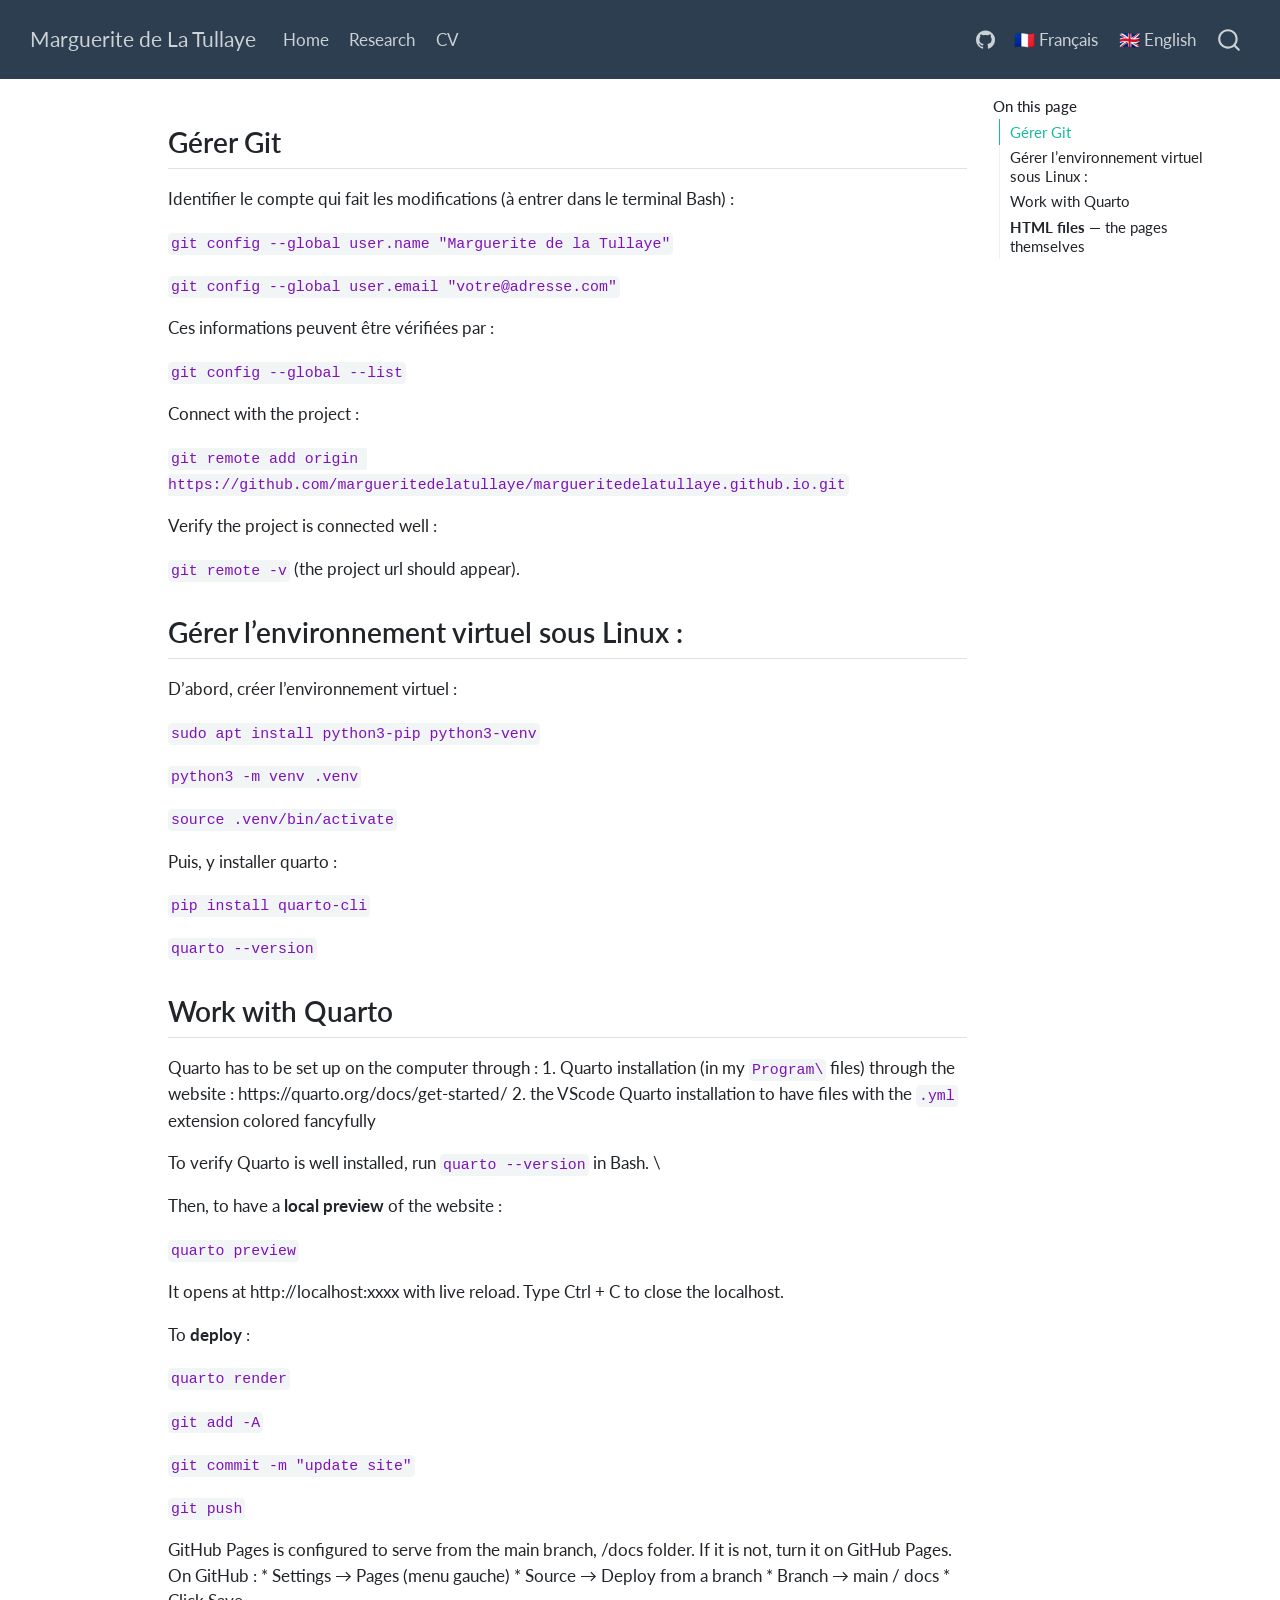
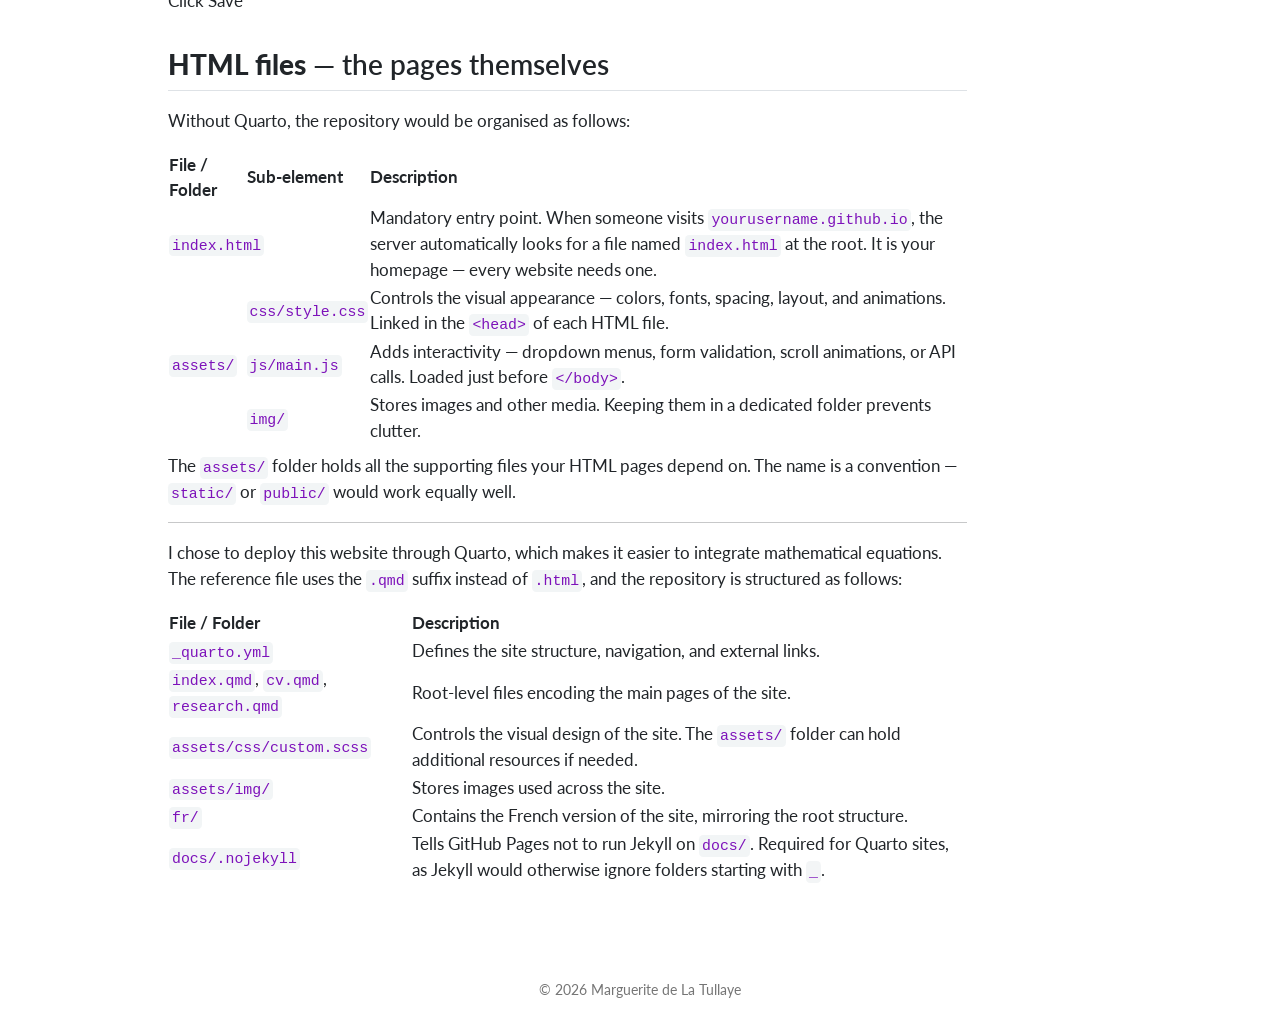
<file: docs/PROCESS.html>
<!DOCTYPE html>
<html xmlns="http://www.w3.org/1999/xhtml" lang="en" xml:lang="en"><head>

<meta charset="utf-8">
<meta name="generator" content="quarto-1.10.20">

<meta name="viewport" content="width=device-width, initial-scale=1.0, user-scalable=yes">


<title>process – Marguerite de La Tullaye</title>
<style>
/* Default styles provided by pandoc.
** See https://pandoc.org/MANUAL.html#variables-for-html for config info.
*/
span.smallcaps{font-variant: small-caps;}
div.columns{display: flex; gap: 1.5em;}
div.column{flex: auto;}
@media screen {
div.columns{gap: min(4vw, 1.5em);}
div.column{overflow-x: auto;}
}
div.hanging-indent{margin-left: 1.5em; text-indent: -1.5em;}
ul.task-list{list-style: none;}
ul.task-list li input[type="checkbox"] {
  width: 0.8em;
  margin: 0 0.8em 0.2em -1em; /* quarto-specific, see https://github.com/quarto-dev/quarto-cli/issues/4556 */ 
  vertical-align: middle;
}
</style>


<script src="site_libs/quarto-nav/quarto-nav.js"></script>
<script src="site_libs/quarto-nav/headroom.min.js"></script>
<script src="site_libs/clipboard/clipboard.min.js"></script>
<script src="site_libs/quarto-search/autocomplete.umd.js"></script>
<script src="site_libs/quarto-search/fuse.min.js"></script>
<script src="site_libs/quarto-search/quarto-search.js"></script>
<meta name="quarto:offset" content="./">
<script src="site_libs/quarto-html/quarto.js" type="module"></script>
<script src="site_libs/quarto-html/tabsets/tabsets.js" type="module"></script>
<script src="site_libs/quarto-html/popper.min.js"></script>
<script src="site_libs/quarto-html/tippy.umd.min.js"></script>
<script src="site_libs/quarto-html/anchor.min.js"></script>
<link href="site_libs/quarto-html/tippy.css" rel="stylesheet">
<link href="site_libs/quarto-html/quarto-syntax-highlighting-17888a1159294d3eb470f19f6f52f5a5.css" rel="stylesheet" id="quarto-text-highlighting-styles">
<script src="site_libs/bootstrap/bootstrap.min.js"></script>
<link href="site_libs/bootstrap/bootstrap-icons.css" rel="stylesheet">
<link href="site_libs/bootstrap/bootstrap-40faac2aa63e8e4333eb51eead19c19a.min.css" rel="stylesheet" append-hash="true" id="quarto-bootstrap" data-mode="light">
<script id="quarto-search-options" type="application/json">{
  "location": "navbar",
  "copy-button": false,
  "collapse-after": 3,
  "panel-placement": "end",
  "type": "overlay",
  "limit": 50,
  "keyboard-shortcut": [
    "f",
    "/",
    "s"
  ],
  "show-item-context": false,
  "language": {
    "search-no-results-text": "No results",
    "search-matching-documents-text": "matching documents",
    "search-copy-link-title": "Copy link to search",
    "search-hide-matches-text": "Hide additional matches",
    "search-more-match-text": "more match in this document",
    "search-more-matches-text": "more matches in this document",
    "search-clear-button-title": "Clear",
    "search-text-placeholder": "",
    "search-detached-cancel-button-title": "Cancel",
    "search-submit-button-title": "Submit",
    "search-label": "Search"
  }
}</script>


<link rel="stylesheet" href="assets/css/custom.scss">
</head>

<body class="nav-fixed quarto-light">

<div id="quarto-search-results"></div>
  <header id="quarto-header" class="headroom fixed-top">
    <nav class="navbar navbar-expand-lg " data-bs-theme="dark">
      <div class="navbar-container container-fluid">
      <div class="navbar-brand-container mx-auto">
    <a class="navbar-brand" href="./index.html">
    <span class="navbar-title">Marguerite de La Tullaye</span>
    </a>
  </div>
            <div id="quarto-search" class="" title="Search"></div>
          <button class="navbar-toggler" type="button" data-bs-toggle="collapse" data-bs-target="#navbarCollapse" aria-controls="navbarCollapse" role="menu" aria-expanded="false" aria-label="Toggle navigation" onclick="if (window.quartoToggleHeadroom) { window.quartoToggleHeadroom(); }">
  <span class="navbar-toggler-icon"></span>
</button>
          <div class="collapse navbar-collapse" id="navbarCollapse">
            <ul class="navbar-nav navbar-nav-scroll me-auto">
  <li class="nav-item">
    <a class="nav-link" href="./index.html"> 
<span class="menu-text">Home</span></a>
  </li>  
  <li class="nav-item">
    <a class="nav-link" href="./research.html"> 
<span class="menu-text">Research</span></a>
  </li>  
  <li class="nav-item">
    <a class="nav-link" href="./cv.html"> 
<span class="menu-text">CV</span></a>
  </li>  
</ul>
            <ul class="navbar-nav navbar-nav-scroll ms-auto">
  <li class="nav-item compact">
    <a class="nav-link" href="https://github.com/Foxmustang"> <i class="bi bi-github" role="img">
</i> 
<span class="menu-text"></span></a>
  </li>  
  <li class="nav-item">
    <a class="nav-link" href="./fr/index.html"> 
<span class="menu-text">🇫🇷 Français</span></a>
  </li>  
  <li class="nav-item">
    <a class="nav-link" href="./index.html"> 
<span class="menu-text">🇬🇧 English</span></a>
  </li>  
</ul>
          </div> <!-- /navcollapse -->
            <div class="quarto-navbar-tools">
</div>
      </div> <!-- /container-fluid -->
    </nav>
</header>
<!-- content -->
<div id="quarto-content" class="quarto-container page-columns page-rows-contents page-layout-article page-navbar">
<!-- sidebar -->
<!-- margin-sidebar -->
    <div id="quarto-margin-sidebar" class="sidebar margin-sidebar">
        <nav id="TOC" role="doc-toc" class="toc-active">
    <h2 id="toc-title">On this page</h2>
   
  <ul>
  <li><a href="#gérer-git" id="toc-gérer-git" class="nav-link active" data-scroll-target="#gérer-git">Gérer Git</a></li>
  <li><a href="#gérer-lenvironnement-virtuel-sous-linux" id="toc-gérer-lenvironnement-virtuel-sous-linux" class="nav-link" data-scroll-target="#gérer-lenvironnement-virtuel-sous-linux">Gérer l’environnement virtuel sous Linux :</a></li>
  <li><a href="#work-with-quarto" id="toc-work-with-quarto" class="nav-link" data-scroll-target="#work-with-quarto">Work with Quarto</a></li>
  <li><a href="#html-files-the-pages-themselves" id="toc-html-files-the-pages-themselves" class="nav-link" data-scroll-target="#html-files-the-pages-themselves"><strong>HTML files</strong> — the pages themselves</a></li>
  </ul>
</nav>
    </div>
<!-- main -->
<main class="content" id="quarto-document-content"><header id="title-block-header" class="quarto-title-block"></header>




<section id="gérer-git" class="level2">
<h2 class="anchored" data-anchor-id="gérer-git">Gérer Git</h2>
<p>Identifier le compte qui fait les modifications (à entrer dans le terminal Bash) :</p>
<p><code>git config --global user.name "Marguerite de la Tullaye"</code></p>
<p><code>git config --global user.email "votre@adresse.com"</code></p>
<p>Ces informations peuvent être vérifiées par :</p>
<p><code>git config --global --list</code></p>
<p>Connect with the project :</p>
<p><code>git remote add origin https://github.com/margueritedelatullaye/margueritedelatullaye.github.io.git</code></p>
<p>Verify the project is connected well :</p>
<p><code>git remote -v</code> (the project url should appear).</p>
</section>
<section id="gérer-lenvironnement-virtuel-sous-linux" class="level2">
<h2 class="anchored" data-anchor-id="gérer-lenvironnement-virtuel-sous-linux">Gérer l’environnement virtuel sous Linux :</h2>
<p>D’abord, créer l’environnement virtuel :</p>
<p><code>sudo apt install python3-pip python3-venv</code></p>
<p><code>python3 -m venv .venv</code></p>
<p><code>source .venv/bin/activate</code></p>
<p>Puis, y installer quarto :</p>
<p><code>pip install quarto-cli</code></p>
<p><code>quarto --version</code></p>
</section>
<section id="work-with-quarto" class="level2">
<h2 class="anchored" data-anchor-id="work-with-quarto">Work with Quarto</h2>
<p>Quarto has to be set up on the computer through : 1. Quarto installation (in my <code>Program\</code> files) through the website : https://quarto.org/docs/get-started/ 2. the VScode Quarto installation to have files with the <code>.yml</code> extension colored fancyfully</p>
<p>To verify Quarto is well installed, run <code>quarto --version</code> in Bash. \</p>
<p>Then, to have a <strong>local preview</strong> of the website :</p>
<p><code>quarto preview</code></p>
<p>It opens at http://localhost:xxxx with live reload. Type Ctrl + C to close the localhost.</p>
<p>To <strong>deploy</strong> :</p>
<p><code>quarto render</code></p>
<p><code>git add -A</code></p>
<p><code>git commit -m "update site"</code></p>
<p><code>git push</code></p>
<p>GitHub Pages is configured to serve from the main branch, /docs folder. If it is not, turn it on GitHub Pages. On GitHub : * Settings → Pages (menu gauche) * Source → Deploy from a branch * Branch → main / docs * Click Save</p>
</section>
<section id="html-files-the-pages-themselves" class="level2">
<h2 class="anchored" data-anchor-id="html-files-the-pages-themselves"><strong>HTML files</strong> — the pages themselves</h2>
<p>Without Quarto, the repository would be organised as follows:</p>
<table>
<tbody><tr>
<th>
File / Folder
</th>
<th>
Sub-element
</th>
<th>
Description
</th>
</tr>
<tr>
<td colspan="2">
<code>index.html</code>
</td>
<td>
Mandatory entry point. When someone visits <code>yourusername.github.io</code>, the server automatically looks for a file named <code>index.html</code> at the root. It is your homepage — every website needs one.
</td>
</tr>
<tr>
<td rowspan="3">
<code>assets/</code>
</td>
<td>
<code>css/style.css</code>
</td>
<td>
Controls the visual appearance — colors, fonts, spacing, layout, and animations. Linked in the <code>&lt;head&gt;</code> of each HTML file.
</td>
</tr>
<tr>
<td>
<code>js/main.js</code>
</td>
<td>
Adds interactivity — dropdown menus, form validation, scroll animations, or API calls. Loaded just before <code>&lt;/body&gt;</code>.
</td>
</tr>
<tr>
<td>
<code>img/</code>
</td>
<td>
Stores images and other media. Keeping them in a dedicated folder prevents clutter.
</td>
</tr>
</tbody></table>
<p>The <code>assets/</code> folder holds all the supporting files your HTML pages depend on. The name is a convention — <code>static/</code> or <code>public/</code> would work equally well.</p>
<hr>
<p>I chose to deploy this website through Quarto, which makes it easier to integrate mathematical equations. The reference file uses the <code>.qmd</code> suffix instead of <code>.html</code>, and the repository is structured as follows:</p>
<table>
<tbody><tr>
<th>
File / Folder
</th>
<th>
Description
</th>
</tr>
<tr>
<td>
<code>_quarto.yml</code>
</td>
<td>
Defines the site structure, navigation, and external links.
</td>
</tr>
<tr>
<td>
<code>index.qmd</code>, <code>cv.qmd</code>, <code>research.qmd</code>
</td>
<td>
Root-level files encoding the main pages of the site.
</td>
</tr>
<tr>
<td>
<code>assets/css/custom.scss</code>
</td>
<td>
Controls the visual design of the site. The <code>assets/</code> folder can hold additional resources if needed.
</td>
</tr>
<tr>
<td>
<code>assets/img/</code>
</td>
<td>
Stores images used across the site.
</td>
</tr>
<tr>
<td>
<code>fr/</code>
</td>
<td>
Contains the French version of the site, mirroring the root structure.
</td>
</tr>
<tr>
<td>
<code>docs/.nojekyll</code>
</td>
<td>
Tells GitHub Pages not to run Jekyll on <code>docs/</code>. Required for Quarto sites, as Jekyll would otherwise ignore folders starting with <code>_</code>.
</td>
</tr>
</tbody></table>


</section>

</main> <!-- /main -->
<script id="quarto-html-after-body" type="application/javascript">
  window.document.addEventListener("DOMContentLoaded", function (event) {
    const icon = "";
    const anchorJS = new window.AnchorJS();
    anchorJS.options = {
      placement: 'right',
      icon: icon
    };
    anchorJS.add('.anchored');
    const isCodeAnnotation = (el) => {
      for (const clz of el.classList) {
        if (clz.startsWith('code-annotation-')) {                     
          return true;
        }
      }
      return false;
    }
    const onCopySuccess = function(e) {
      // button target
      const button = e.trigger;
      // don't keep focus
      button.blur();
      // flash "checked"
      button.classList.add('code-copy-button-checked');
      var currentTitle = button.getAttribute("title");
      button.setAttribute("title", "Copied!");
      let tooltip;
      if (window.bootstrap) {
        button.setAttribute("data-bs-toggle", "tooltip");
        button.setAttribute("data-bs-placement", "left");
        button.setAttribute("data-bs-title", "Copied!");
        tooltip = new bootstrap.Tooltip(button, 
          { trigger: "manual", 
            customClass: "code-copy-button-tooltip",
            offset: [0, -8]});
        tooltip.show();    
      }
      setTimeout(function() {
        if (tooltip) {
          tooltip.hide();
          button.removeAttribute("data-bs-title");
          button.removeAttribute("data-bs-toggle");
          button.removeAttribute("data-bs-placement");
        }
        button.setAttribute("title", currentTitle);
        button.classList.remove('code-copy-button-checked');
      }, 1000);
      // clear code selection
      e.clearSelection();
    }
    const getTextToCopy = function(trigger) {
      const outerScaffold = trigger.parentElement.cloneNode(true);
      const codeEl = outerScaffold.querySelector('code');
      for (const childEl of codeEl.children) {
        if (isCodeAnnotation(childEl)) {
          childEl.remove();
        }
      }
      return codeEl.innerText;
    }
    const clipboard = new window.ClipboardJS('.code-copy-button:not([data-in-quarto-modal])', {
      text: getTextToCopy
    });
    clipboard.on('success', onCopySuccess);
    if (window.document.getElementById('quarto-embedded-source-code-modal')) {
      const clipboardModal = new window.ClipboardJS('.code-copy-button[data-in-quarto-modal]', {
        text: getTextToCopy,
        container: window.document.getElementById('quarto-embedded-source-code-modal')
      });
      clipboardModal.on('success', onCopySuccess);
    }
      var localhostRegex = new RegExp(/^(?:http|https):\/\/localhost\:?[0-9]*\//);
      var mailtoRegex = new RegExp(/^mailto:/);
        var filterRegex = new RegExp('/' + window.location.host + '/');
      var isInternal = (href) => {
          return filterRegex.test(href) || localhostRegex.test(href) || mailtoRegex.test(href);
      }
      // Inspect non-navigation links and adorn them if external
     var links = window.document.querySelectorAll('a[href]:not(.nav-link):not(.navbar-brand):not(.toc-action):not(.sidebar-link):not(.sidebar-item-toggle):not(.pagination-link):not(.no-external):not([aria-hidden]):not(.dropdown-item):not(.quarto-navigation-tool):not(.about-link)');
      for (var i=0; i<links.length; i++) {
        const link = links[i];
        if (!isInternal(link.href)) {
          // undo the damage that might have been done by quarto-nav.js in the case of
          // links that we want to consider external
          if (link.dataset.originalHref !== undefined) {
            link.href = link.dataset.originalHref;
          }
        }
      }
    function tippyHover(el, contentFn, onTriggerFn, onUntriggerFn) {
      const config = {
        allowHTML: true,
        maxWidth: 500,
        delay: 100,
        arrow: false,
        appendTo: function(el) {
            return el.parentElement;
        },
        interactive: true,
        interactiveBorder: 10,
        theme: 'quarto',
        placement: 'bottom-start',
      };
      if (contentFn) {
        config.content = contentFn;
      }
      if (onTriggerFn) {
        config.onTrigger = onTriggerFn;
      }
      if (onUntriggerFn) {
        config.onUntrigger = onUntriggerFn;
      }
      window.tippy(el, config); 
    }
    const noterefs = window.document.querySelectorAll('a[role="doc-noteref"]');
    for (var i=0; i<noterefs.length; i++) {
      const ref = noterefs[i];
      tippyHover(ref, function() {
        // use id or data attribute instead here
        let href = ref.getAttribute('data-footnote-href') || ref.getAttribute('href');
        try { href = new URL(href).hash; } catch {}
        const id = href.replace(/^#\/?/, "");
        const note = window.document.getElementById(id);
        if (note) {
          return note.innerHTML;
        } else {
          return "";
        }
      });
    }
    const xrefs = window.document.querySelectorAll('a.quarto-xref');
    const processXRef = (id, note) => {
      // Strip column container classes
      const stripColumnClz = (el) => {
        el.classList.remove("page-full", "page-columns");
        if (el.children) {
          for (const child of el.children) {
            stripColumnClz(child);
          }
        }
      }
      stripColumnClz(note)
      if (id === null || id.startsWith('sec-')) {
        // Special case sections, only their first couple elements
        const container = document.createElement("div");
        if (note.children && note.children.length > 2) {
          container.appendChild(note.children[0].cloneNode(true));
          for (let i = 1; i < note.children.length; i++) {
            const child = note.children[i];
            if (child.tagName === "P" && child.innerText === "") {
              continue;
            } else {
              container.appendChild(child.cloneNode(true));
              break;
            }
          }
          if (window.Quarto?.typesetMath) {
            window.Quarto.typesetMath(container);
          }
          return container.innerHTML
        } else {
          if (window.Quarto?.typesetMath) {
            window.Quarto.typesetMath(note);
          }
          return note.innerHTML;
        }
      } else {
        // Remove any anchor links if they are present
        const anchorLink = note.querySelector('a.anchorjs-link');
        if (anchorLink) {
          anchorLink.remove();
        }
        if (window.Quarto?.typesetMath) {
          window.Quarto.typesetMath(note);
        }
        if (note.classList.contains("callout")) {
          return note.outerHTML;
        } else {
          return note.innerHTML;
        }
      }
    }
    for (var i=0; i<xrefs.length; i++) {
      const xref = xrefs[i];
      tippyHover(xref, undefined, function(instance) {
        instance.disable();
        let url = xref.getAttribute('href');
        let hash = undefined; 
        if (url.startsWith('#')) {
          hash = url;
        } else {
          try { hash = new URL(url).hash; } catch {}
        }
        if (hash) {
          const id = hash.replace(/^#\/?/, "");
          const note = window.document.getElementById(id);
          if (note !== null) {
            try {
              const html = processXRef(id, note.cloneNode(true));
              instance.setContent(html);
            } finally {
              instance.enable();
              instance.show();
            }
          } else {
            // See if we can fetch this
            fetch(url.split('#')[0])
            .then(res => res.text())
            .then(html => {
              const parser = new DOMParser();
              const htmlDoc = parser.parseFromString(html, "text/html");
              const note = htmlDoc.getElementById(id);
              if (note !== null) {
                const html = processXRef(id, note);
                instance.setContent(html);
              } 
            }).finally(() => {
              instance.enable();
              instance.show();
            });
          }
        } else {
          // See if we can fetch a full url (with no hash to target)
          // This is a special case and we should probably do some content thinning / targeting
          fetch(url)
          .then(res => res.text())
          .then(html => {
            const parser = new DOMParser();
            const htmlDoc = parser.parseFromString(html, "text/html");
            const note = htmlDoc.querySelector('main.content');
            if (note !== null) {
              // This should only happen for chapter cross references
              // (since there is no id in the URL)
              // remove the first header
              if (note.children.length > 0 && note.children[0].tagName === "HEADER") {
                note.children[0].remove();
              }
              const html = processXRef(null, note);
              instance.setContent(html);
            } 
          }).finally(() => {
            instance.enable();
            instance.show();
          });
        }
      }, function(instance) {
      });
    }
        let selectedAnnoteEl;
        const selectorForAnnotation = ( cell, annotation) => {
          let cellAttr = 'data-code-cell="' + cell + '"';
          let lineAttr = 'data-code-annotation="' +  annotation + '"';
          const selector = 'span[' + cellAttr + '][' + lineAttr + ']';
          return selector;
        }
        const selectCodeLines = (annoteEl) => {
          const doc = window.document;
          const targetCell = annoteEl.getAttribute("data-target-cell");
          const targetAnnotation = annoteEl.getAttribute("data-target-annotation");
          const annoteSpan = window.document.querySelector(selectorForAnnotation(targetCell, targetAnnotation));
          const lines = annoteSpan.getAttribute("data-code-lines").split(",");
          const lineIds = lines.map((line) => {
            return targetCell + "-" + line;
          })
          let top = null;
          let height = null;
          let parent = null;
          if (lineIds.length > 0) {
              //compute the position of the single el (top and bottom and make a div)
              const el = window.document.getElementById(lineIds[0]);
              top = el.offsetTop;
              height = el.offsetHeight;
              parent = el.parentElement.parentElement;
            if (lineIds.length > 1) {
              const lastEl = window.document.getElementById(lineIds[lineIds.length - 1]);
              const bottom = lastEl.offsetTop + lastEl.offsetHeight;
              height = bottom - top;
            }
            if (top !== null && height !== null && parent !== null) {
              // cook up a div (if necessary) and position it 
              let div = window.document.getElementById("code-annotation-line-highlight");
              if (div === null) {
                div = window.document.createElement("div");
                div.setAttribute("id", "code-annotation-line-highlight");
                div.style.position = 'absolute';
                parent.appendChild(div);
              }
              div.style.top = top - 2 + "px";
              div.style.height = height + 4 + "px";
              div.style.left = 0;
              let gutterDiv = window.document.getElementById("code-annotation-line-highlight-gutter");
              if (gutterDiv === null) {
                gutterDiv = window.document.createElement("div");
                gutterDiv.setAttribute("id", "code-annotation-line-highlight-gutter");
                gutterDiv.style.position = 'absolute';
                const codeCell = window.document.getElementById(targetCell);
                const gutter = codeCell.querySelector('.code-annotation-gutter');
                gutter.appendChild(gutterDiv);
              }
              gutterDiv.style.top = top - 2 + "px";
              gutterDiv.style.height = height + 4 + "px";
            }
            selectedAnnoteEl = annoteEl;
          }
        };
        const unselectCodeLines = () => {
          const elementsIds = ["code-annotation-line-highlight", "code-annotation-line-highlight-gutter"];
          elementsIds.forEach((elId) => {
            const div = window.document.getElementById(elId);
            if (div) {
              div.remove();
            }
          });
          selectedAnnoteEl = undefined;
        };
          // Handle positioning of the toggle
      window.addEventListener(
        "resize",
        throttle(() => {
          elRect = undefined;
          if (selectedAnnoteEl) {
            selectCodeLines(selectedAnnoteEl);
          }
        }, 10)
      );
      function throttle(fn, ms) {
      let throttle = false;
      let timer;
        return (...args) => {
          if(!throttle) { // first call gets through
              fn.apply(this, args);
              throttle = true;
          } else { // all the others get throttled
              if(timer) clearTimeout(timer); // cancel #2
              timer = setTimeout(() => {
                fn.apply(this, args);
                timer = throttle = false;
              }, ms);
          }
        };
      }
        // Attach click handler to the DT
        const annoteDls = window.document.querySelectorAll('dt[data-target-cell]');
        for (const annoteDlNode of annoteDls) {
          annoteDlNode.addEventListener('click', (event) => {
            const clickedEl = event.target;
            if (clickedEl !== selectedAnnoteEl) {
              unselectCodeLines();
              const activeEl = window.document.querySelector('dt[data-target-cell].code-annotation-active');
              if (activeEl) {
                activeEl.classList.remove('code-annotation-active');
              }
              selectCodeLines(clickedEl);
              clickedEl.classList.add('code-annotation-active');
            } else {
              // Unselect the line
              unselectCodeLines();
              clickedEl.classList.remove('code-annotation-active');
            }
          });
        }
    const findCites = (el) => {
      const parentEl = el.parentElement;
      if (parentEl) {
        const cites = parentEl.dataset.cites;
        if (cites) {
          return {
            el,
            cites: cites.split(' ')
          };
        } else {
          return findCites(el.parentElement)
        }
      } else {
        return undefined;
      }
    };
    var bibliorefs = window.document.querySelectorAll('a[role="doc-biblioref"]');
    for (var i=0; i<bibliorefs.length; i++) {
      const ref = bibliorefs[i];
      const citeInfo = findCites(ref);
      if (citeInfo) {
        tippyHover(citeInfo.el, function() {
          var popup = window.document.createElement('div');
          citeInfo.cites.forEach(function(cite) {
            var citeDiv = window.document.createElement('div');
            citeDiv.classList.add('hanging-indent');
            citeDiv.classList.add('csl-entry');
            var biblioDiv = window.document.getElementById('ref-' + cite);
            if (biblioDiv) {
              citeDiv.innerHTML = biblioDiv.innerHTML;
            }
            popup.appendChild(citeDiv);
          });
          return popup.innerHTML;
        });
      }
    }
  });
  </script>
</div> <!-- /content -->
<footer class="footer">
  <div class="nav-footer">
    <div class="nav-footer-left">
      &nbsp;
    </div>   
    <div class="nav-footer-center">
<p>© 2026 Marguerite de La Tullaye</p>
</div>
    <div class="nav-footer-right">
      &nbsp;
    </div>
  </div>
</footer>




</body></html>
</file>
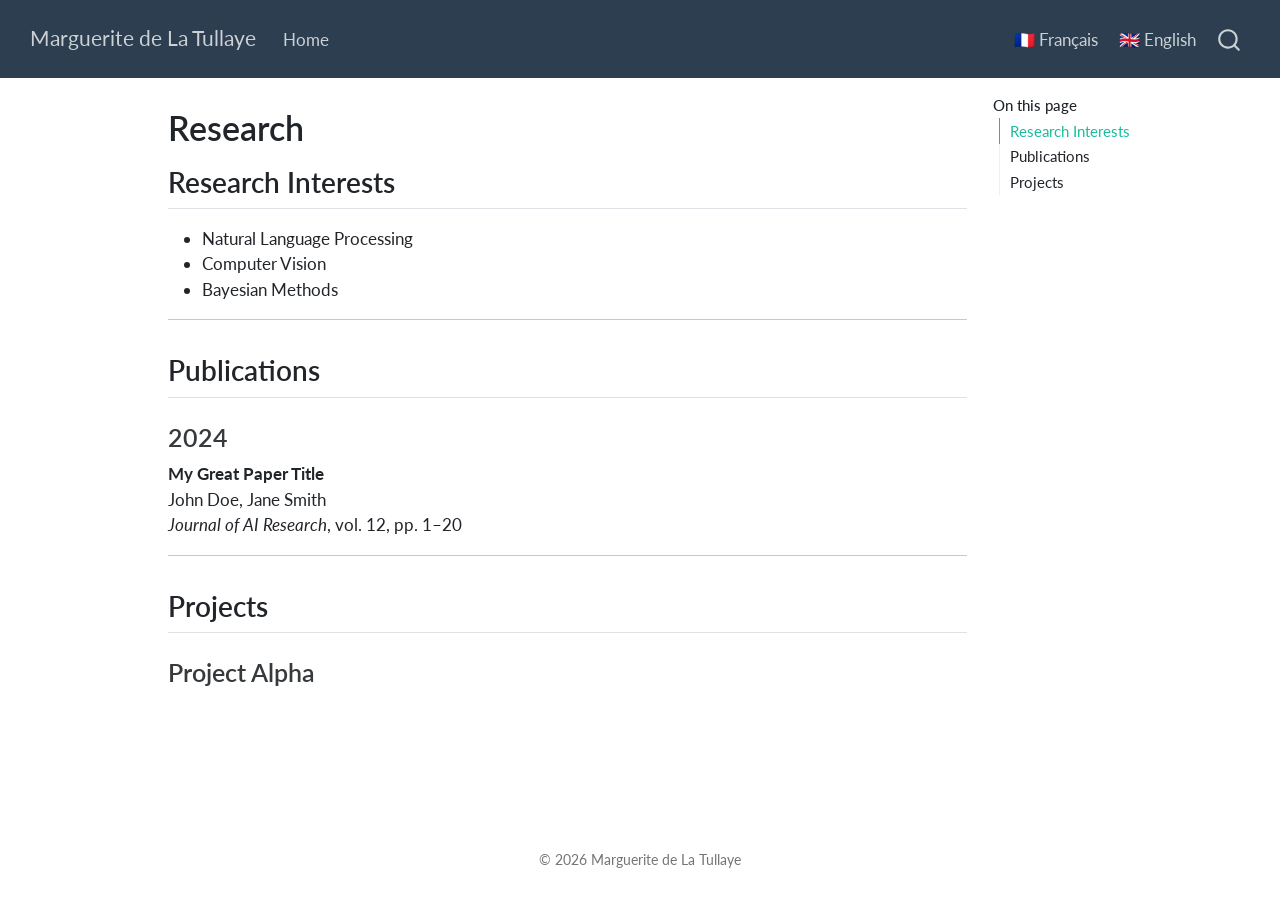
<file: docs/research.html>
<!DOCTYPE html>
<html xmlns="http://www.w3.org/1999/xhtml" lang="en" xml:lang="en"><head>

<meta charset="utf-8">
<meta name="generator" content="quarto-1.10.20">

<meta name="viewport" content="width=device-width, initial-scale=1.0, user-scalable=yes">


<title>Research – Marguerite de La Tullaye</title>
<style>
/* Default styles provided by pandoc.
** See https://pandoc.org/MANUAL.html#variables-for-html for config info.
*/
span.smallcaps{font-variant: small-caps;}
div.columns{display: flex; gap: 1.5em;}
div.column{flex: auto;}
@media screen {
div.columns{gap: min(4vw, 1.5em);}
div.column{overflow-x: auto;}
}
div.hanging-indent{margin-left: 1.5em; text-indent: -1.5em;}
ul.task-list{list-style: none;}
ul.task-list li input[type="checkbox"] {
  width: 0.8em;
  margin: 0 0.8em 0.2em -1em; /* quarto-specific, see https://github.com/quarto-dev/quarto-cli/issues/4556 */ 
  vertical-align: middle;
}
</style>


<script src="site_libs/quarto-nav/quarto-nav.js"></script>
<script src="site_libs/quarto-nav/headroom.min.js"></script>
<script src="site_libs/clipboard/clipboard.min.js"></script>
<script src="site_libs/quarto-search/autocomplete.umd.js"></script>
<script src="site_libs/quarto-search/fuse.min.js"></script>
<script src="site_libs/quarto-search/quarto-search.js"></script>
<meta name="quarto:offset" content="./">
<script src="site_libs/quarto-html/quarto.js" type="module"></script>
<script src="site_libs/quarto-html/tabsets/tabsets.js" type="module"></script>
<script src="site_libs/quarto-html/popper.min.js"></script>
<script src="site_libs/quarto-html/tippy.umd.min.js"></script>
<script src="site_libs/quarto-html/anchor.min.js"></script>
<link href="site_libs/quarto-html/tippy.css" rel="stylesheet">
<link href="site_libs/quarto-html/quarto-syntax-highlighting-17888a1159294d3eb470f19f6f52f5a5.css" rel="stylesheet" id="quarto-text-highlighting-styles">
<script src="site_libs/bootstrap/bootstrap.min.js"></script>
<link href="site_libs/bootstrap/bootstrap-icons.css" rel="stylesheet">
<link href="site_libs/bootstrap/bootstrap-40faac2aa63e8e4333eb51eead19c19a.min.css" rel="stylesheet" append-hash="true" id="quarto-bootstrap" data-mode="light">
<script id="quarto-search-options" type="application/json">{
  "location": "navbar",
  "copy-button": false,
  "collapse-after": 3,
  "panel-placement": "end",
  "type": "overlay",
  "limit": 50,
  "keyboard-shortcut": [
    "f",
    "/",
    "s"
  ],
  "show-item-context": false,
  "language": {
    "search-no-results-text": "No results",
    "search-matching-documents-text": "matching documents",
    "search-copy-link-title": "Copy link to search",
    "search-hide-matches-text": "Hide additional matches",
    "search-more-match-text": "more match in this document",
    "search-more-matches-text": "more matches in this document",
    "search-clear-button-title": "Clear",
    "search-text-placeholder": "",
    "search-detached-cancel-button-title": "Cancel",
    "search-submit-button-title": "Submit",
    "search-label": "Search"
  }
}</script>


<link rel="stylesheet" href="assets/css/custom.scss">
</head>

<body class="nav-fixed quarto-light">

<div id="quarto-search-results"></div>
  <header id="quarto-header" class="headroom fixed-top">
    <nav class="navbar navbar-expand-lg " data-bs-theme="dark">
      <div class="navbar-container container-fluid">
      <div class="navbar-brand-container mx-auto">
    <a class="navbar-brand" href="./index.html">
    <span class="navbar-title">Marguerite de La Tullaye</span>
    </a>
  </div>
            <div id="quarto-search" class="" title="Search"></div>
          <button class="navbar-toggler" type="button" data-bs-toggle="collapse" data-bs-target="#navbarCollapse" aria-controls="navbarCollapse" role="menu" aria-expanded="false" aria-label="Toggle navigation" onclick="if (window.quartoToggleHeadroom) { window.quartoToggleHeadroom(); }">
  <span class="navbar-toggler-icon"></span>
</button>
          <div class="collapse navbar-collapse" id="navbarCollapse">
            <ul class="navbar-nav navbar-nav-scroll me-auto">
  <li class="nav-item">
    <a class="nav-link" href="./index.html"> 
<span class="menu-text">Home</span></a>
  </li>  
</ul>
            <ul class="navbar-nav navbar-nav-scroll ms-auto">
  <li class="nav-item">
    <a class="nav-link" href="./fr/index.html"> 
<span class="menu-text">🇫🇷 Français</span></a>
  </li>  
  <li class="nav-item">
    <a class="nav-link" href="./index.html"> 
<span class="menu-text">🇬🇧 English</span></a>
  </li>  
</ul>
          </div> <!-- /navcollapse -->
            <div class="quarto-navbar-tools">
</div>
      </div> <!-- /container-fluid -->
    </nav>
</header>
<!-- content -->
<div id="quarto-content" class="quarto-container page-columns page-rows-contents page-layout-article page-navbar">
<!-- sidebar -->
<!-- margin-sidebar -->
    <div id="quarto-margin-sidebar" class="sidebar margin-sidebar">
        <nav id="TOC" role="doc-toc" class="toc-active">
    <h2 id="toc-title">On this page</h2>
   
  <ul>
  <li><a href="#research-interests" id="toc-research-interests" class="nav-link active" data-scroll-target="#research-interests">Research Interests</a></li>
  <li><a href="#publications" id="toc-publications" class="nav-link" data-scroll-target="#publications">Publications</a>
  <ul class="collapse">
  <li><a href="#section" id="toc-section" class="nav-link" data-scroll-target="#section">2024</a></li>
  </ul></li>
  <li><a href="#projects" id="toc-projects" class="nav-link" data-scroll-target="#projects">Projects</a>
  <ul class="collapse">
  <li><a href="#project-alpha" id="toc-project-alpha" class="nav-link" data-scroll-target="#project-alpha">Project Alpha</a></li>
  </ul></li>
  </ul>
</nav>
    </div>
<!-- main -->
<main class="content" id="quarto-document-content">

<header id="title-block-header" class="quarto-title-block default">
<div class="quarto-title">
<h1 class="title">Research</h1>
</div>



<div class="quarto-title-meta">

    
  
    
  </div>
  


</header>


<section id="research-interests" class="level2">
<h2 class="anchored" data-anchor-id="research-interests">Research Interests</h2>
<ul>
<li>Natural Language Processing</li>
<li>Computer Vision</li>
<li>Bayesian Methods</li>
</ul>
<hr>
</section>
<section id="publications" class="level2">
<h2 class="anchored" data-anchor-id="publications">Publications</h2>
<section id="section" class="level3">
<h3 class="anchored" data-anchor-id="section">2024</h3>
<p><strong>My Great Paper Title</strong><br>
John Doe, Jane Smith<br>
<em>Journal of AI Research</em>, vol.&nbsp;12, pp.&nbsp;1–20<br>
<!-- [PDF](assets/papers/paper1.pdf) | [Code](https://github.com/...) | [DOI](#) --></p>
<hr>
</section>
</section>
<section id="projects" class="level2">
<h2 class="anchored" data-anchor-id="projects">Projects</h2>
<section id="project-alpha" class="level3">
<h3 class="anchored" data-anchor-id="project-alpha">Project Alpha</h3>
<!-- ![](assets/img/project1.png)

Short description of the project, methods used, and outcomes. -->


</section>
</section>

</main> <!-- /main -->
<script id="quarto-html-after-body" type="application/javascript">
  window.document.addEventListener("DOMContentLoaded", function (event) {
    const icon = "";
    const anchorJS = new window.AnchorJS();
    anchorJS.options = {
      placement: 'right',
      icon: icon
    };
    anchorJS.add('.anchored');
    const isCodeAnnotation = (el) => {
      for (const clz of el.classList) {
        if (clz.startsWith('code-annotation-')) {                     
          return true;
        }
      }
      return false;
    }
    const onCopySuccess = function(e) {
      // button target
      const button = e.trigger;
      // don't keep focus
      button.blur();
      // flash "checked"
      button.classList.add('code-copy-button-checked');
      var currentTitle = button.getAttribute("title");
      button.setAttribute("title", "Copied!");
      let tooltip;
      if (window.bootstrap) {
        button.setAttribute("data-bs-toggle", "tooltip");
        button.setAttribute("data-bs-placement", "left");
        button.setAttribute("data-bs-title", "Copied!");
        tooltip = new bootstrap.Tooltip(button, 
          { trigger: "manual", 
            customClass: "code-copy-button-tooltip",
            offset: [0, -8]});
        tooltip.show();    
      }
      setTimeout(function() {
        if (tooltip) {
          tooltip.hide();
          button.removeAttribute("data-bs-title");
          button.removeAttribute("data-bs-toggle");
          button.removeAttribute("data-bs-placement");
        }
        button.setAttribute("title", currentTitle);
        button.classList.remove('code-copy-button-checked');
      }, 1000);
      // clear code selection
      e.clearSelection();
    }
    const getTextToCopy = function(trigger) {
      const outerScaffold = trigger.parentElement.cloneNode(true);
      const codeEl = outerScaffold.querySelector('code');
      for (const childEl of codeEl.children) {
        if (isCodeAnnotation(childEl)) {
          childEl.remove();
        }
      }
      return codeEl.innerText;
    }
    const clipboard = new window.ClipboardJS('.code-copy-button:not([data-in-quarto-modal])', {
      text: getTextToCopy
    });
    clipboard.on('success', onCopySuccess);
    if (window.document.getElementById('quarto-embedded-source-code-modal')) {
      const clipboardModal = new window.ClipboardJS('.code-copy-button[data-in-quarto-modal]', {
        text: getTextToCopy,
        container: window.document.getElementById('quarto-embedded-source-code-modal')
      });
      clipboardModal.on('success', onCopySuccess);
    }
      var localhostRegex = new RegExp(/^(?:http|https):\/\/localhost\:?[0-9]*\//);
      var mailtoRegex = new RegExp(/^mailto:/);
        var filterRegex = new RegExp('/' + window.location.host + '/');
      var isInternal = (href) => {
          return filterRegex.test(href) || localhostRegex.test(href) || mailtoRegex.test(href);
      }
      // Inspect non-navigation links and adorn them if external
     var links = window.document.querySelectorAll('a[href]:not(.nav-link):not(.navbar-brand):not(.toc-action):not(.sidebar-link):not(.sidebar-item-toggle):not(.pagination-link):not(.no-external):not([aria-hidden]):not(.dropdown-item):not(.quarto-navigation-tool):not(.about-link)');
      for (var i=0; i<links.length; i++) {
        const link = links[i];
        if (!isInternal(link.href)) {
          // undo the damage that might have been done by quarto-nav.js in the case of
          // links that we want to consider external
          if (link.dataset.originalHref !== undefined) {
            link.href = link.dataset.originalHref;
          }
        }
      }
    function tippyHover(el, contentFn, onTriggerFn, onUntriggerFn) {
      const config = {
        allowHTML: true,
        maxWidth: 500,
        delay: 100,
        arrow: false,
        appendTo: function(el) {
            return el.parentElement;
        },
        interactive: true,
        interactiveBorder: 10,
        theme: 'quarto',
        placement: 'bottom-start',
      };
      if (contentFn) {
        config.content = contentFn;
      }
      if (onTriggerFn) {
        config.onTrigger = onTriggerFn;
      }
      if (onUntriggerFn) {
        config.onUntrigger = onUntriggerFn;
      }
      window.tippy(el, config); 
    }
    const noterefs = window.document.querySelectorAll('a[role="doc-noteref"]');
    for (var i=0; i<noterefs.length; i++) {
      const ref = noterefs[i];
      tippyHover(ref, function() {
        // use id or data attribute instead here
        let href = ref.getAttribute('data-footnote-href') || ref.getAttribute('href');
        try { href = new URL(href).hash; } catch {}
        const id = href.replace(/^#\/?/, "");
        const note = window.document.getElementById(id);
        if (note) {
          return note.innerHTML;
        } else {
          return "";
        }
      });
    }
    const xrefs = window.document.querySelectorAll('a.quarto-xref');
    const processXRef = (id, note) => {
      // Strip column container classes
      const stripColumnClz = (el) => {
        el.classList.remove("page-full", "page-columns");
        if (el.children) {
          for (const child of el.children) {
            stripColumnClz(child);
          }
        }
      }
      stripColumnClz(note)
      if (id === null || id.startsWith('sec-')) {
        // Special case sections, only their first couple elements
        const container = document.createElement("div");
        if (note.children && note.children.length > 2) {
          container.appendChild(note.children[0].cloneNode(true));
          for (let i = 1; i < note.children.length; i++) {
            const child = note.children[i];
            if (child.tagName === "P" && child.innerText === "") {
              continue;
            } else {
              container.appendChild(child.cloneNode(true));
              break;
            }
          }
          if (window.Quarto?.typesetMath) {
            window.Quarto.typesetMath(container);
          }
          return container.innerHTML
        } else {
          if (window.Quarto?.typesetMath) {
            window.Quarto.typesetMath(note);
          }
          return note.innerHTML;
        }
      } else {
        // Remove any anchor links if they are present
        const anchorLink = note.querySelector('a.anchorjs-link');
        if (anchorLink) {
          anchorLink.remove();
        }
        if (window.Quarto?.typesetMath) {
          window.Quarto.typesetMath(note);
        }
        if (note.classList.contains("callout")) {
          return note.outerHTML;
        } else {
          return note.innerHTML;
        }
      }
    }
    for (var i=0; i<xrefs.length; i++) {
      const xref = xrefs[i];
      tippyHover(xref, undefined, function(instance) {
        instance.disable();
        let url = xref.getAttribute('href');
        let hash = undefined; 
        if (url.startsWith('#')) {
          hash = url;
        } else {
          try { hash = new URL(url).hash; } catch {}
        }
        if (hash) {
          const id = hash.replace(/^#\/?/, "");
          const note = window.document.getElementById(id);
          if (note !== null) {
            try {
              const html = processXRef(id, note.cloneNode(true));
              instance.setContent(html);
            } finally {
              instance.enable();
              instance.show();
            }
          } else {
            // See if we can fetch this
            fetch(url.split('#')[0])
            .then(res => res.text())
            .then(html => {
              const parser = new DOMParser();
              const htmlDoc = parser.parseFromString(html, "text/html");
              const note = htmlDoc.getElementById(id);
              if (note !== null) {
                const html = processXRef(id, note);
                instance.setContent(html);
              } 
            }).finally(() => {
              instance.enable();
              instance.show();
            });
          }
        } else {
          // See if we can fetch a full url (with no hash to target)
          // This is a special case and we should probably do some content thinning / targeting
          fetch(url)
          .then(res => res.text())
          .then(html => {
            const parser = new DOMParser();
            const htmlDoc = parser.parseFromString(html, "text/html");
            const note = htmlDoc.querySelector('main.content');
            if (note !== null) {
              // This should only happen for chapter cross references
              // (since there is no id in the URL)
              // remove the first header
              if (note.children.length > 0 && note.children[0].tagName === "HEADER") {
                note.children[0].remove();
              }
              const html = processXRef(null, note);
              instance.setContent(html);
            } 
          }).finally(() => {
            instance.enable();
            instance.show();
          });
        }
      }, function(instance) {
      });
    }
        let selectedAnnoteEl;
        const selectorForAnnotation = ( cell, annotation) => {
          let cellAttr = 'data-code-cell="' + cell + '"';
          let lineAttr = 'data-code-annotation="' +  annotation + '"';
          const selector = 'span[' + cellAttr + '][' + lineAttr + ']';
          return selector;
        }
        const selectCodeLines = (annoteEl) => {
          const doc = window.document;
          const targetCell = annoteEl.getAttribute("data-target-cell");
          const targetAnnotation = annoteEl.getAttribute("data-target-annotation");
          const annoteSpan = window.document.querySelector(selectorForAnnotation(targetCell, targetAnnotation));
          const lines = annoteSpan.getAttribute("data-code-lines").split(",");
          const lineIds = lines.map((line) => {
            return targetCell + "-" + line;
          })
          let top = null;
          let height = null;
          let parent = null;
          if (lineIds.length > 0) {
              //compute the position of the single el (top and bottom and make a div)
              const el = window.document.getElementById(lineIds[0]);
              top = el.offsetTop;
              height = el.offsetHeight;
              parent = el.parentElement.parentElement;
            if (lineIds.length > 1) {
              const lastEl = window.document.getElementById(lineIds[lineIds.length - 1]);
              const bottom = lastEl.offsetTop + lastEl.offsetHeight;
              height = bottom - top;
            }
            if (top !== null && height !== null && parent !== null) {
              // cook up a div (if necessary) and position it 
              let div = window.document.getElementById("code-annotation-line-highlight");
              if (div === null) {
                div = window.document.createElement("div");
                div.setAttribute("id", "code-annotation-line-highlight");
                div.style.position = 'absolute';
                parent.appendChild(div);
              }
              div.style.top = top - 2 + "px";
              div.style.height = height + 4 + "px";
              div.style.left = 0;
              let gutterDiv = window.document.getElementById("code-annotation-line-highlight-gutter");
              if (gutterDiv === null) {
                gutterDiv = window.document.createElement("div");
                gutterDiv.setAttribute("id", "code-annotation-line-highlight-gutter");
                gutterDiv.style.position = 'absolute';
                const codeCell = window.document.getElementById(targetCell);
                const gutter = codeCell.querySelector('.code-annotation-gutter');
                gutter.appendChild(gutterDiv);
              }
              gutterDiv.style.top = top - 2 + "px";
              gutterDiv.style.height = height + 4 + "px";
            }
            selectedAnnoteEl = annoteEl;
          }
        };
        const unselectCodeLines = () => {
          const elementsIds = ["code-annotation-line-highlight", "code-annotation-line-highlight-gutter"];
          elementsIds.forEach((elId) => {
            const div = window.document.getElementById(elId);
            if (div) {
              div.remove();
            }
          });
          selectedAnnoteEl = undefined;
        };
          // Handle positioning of the toggle
      window.addEventListener(
        "resize",
        throttle(() => {
          elRect = undefined;
          if (selectedAnnoteEl) {
            selectCodeLines(selectedAnnoteEl);
          }
        }, 10)
      );
      function throttle(fn, ms) {
      let throttle = false;
      let timer;
        return (...args) => {
          if(!throttle) { // first call gets through
              fn.apply(this, args);
              throttle = true;
          } else { // all the others get throttled
              if(timer) clearTimeout(timer); // cancel #2
              timer = setTimeout(() => {
                fn.apply(this, args);
                timer = throttle = false;
              }, ms);
          }
        };
      }
        // Attach click handler to the DT
        const annoteDls = window.document.querySelectorAll('dt[data-target-cell]');
        for (const annoteDlNode of annoteDls) {
          annoteDlNode.addEventListener('click', (event) => {
            const clickedEl = event.target;
            if (clickedEl !== selectedAnnoteEl) {
              unselectCodeLines();
              const activeEl = window.document.querySelector('dt[data-target-cell].code-annotation-active');
              if (activeEl) {
                activeEl.classList.remove('code-annotation-active');
              }
              selectCodeLines(clickedEl);
              clickedEl.classList.add('code-annotation-active');
            } else {
              // Unselect the line
              unselectCodeLines();
              clickedEl.classList.remove('code-annotation-active');
            }
          });
        }
    const findCites = (el) => {
      const parentEl = el.parentElement;
      if (parentEl) {
        const cites = parentEl.dataset.cites;
        if (cites) {
          return {
            el,
            cites: cites.split(' ')
          };
        } else {
          return findCites(el.parentElement)
        }
      } else {
        return undefined;
      }
    };
    var bibliorefs = window.document.querySelectorAll('a[role="doc-biblioref"]');
    for (var i=0; i<bibliorefs.length; i++) {
      const ref = bibliorefs[i];
      const citeInfo = findCites(ref);
      if (citeInfo) {
        tippyHover(citeInfo.el, function() {
          var popup = window.document.createElement('div');
          citeInfo.cites.forEach(function(cite) {
            var citeDiv = window.document.createElement('div');
            citeDiv.classList.add('hanging-indent');
            citeDiv.classList.add('csl-entry');
            var biblioDiv = window.document.getElementById('ref-' + cite);
            if (biblioDiv) {
              citeDiv.innerHTML = biblioDiv.innerHTML;
            }
            popup.appendChild(citeDiv);
          });
          return popup.innerHTML;
        });
      }
    }
  });
  </script>
</div> <!-- /content -->
<footer class="footer">
  <div class="nav-footer">
    <div class="nav-footer-left">
      &nbsp;
    </div>   
    <div class="nav-footer-center">
<p>© 2026 Marguerite de La Tullaye</p>
</div>
    <div class="nav-footer-right">
      &nbsp;
    </div>
  </div>
</footer>




</body></html>
</file>
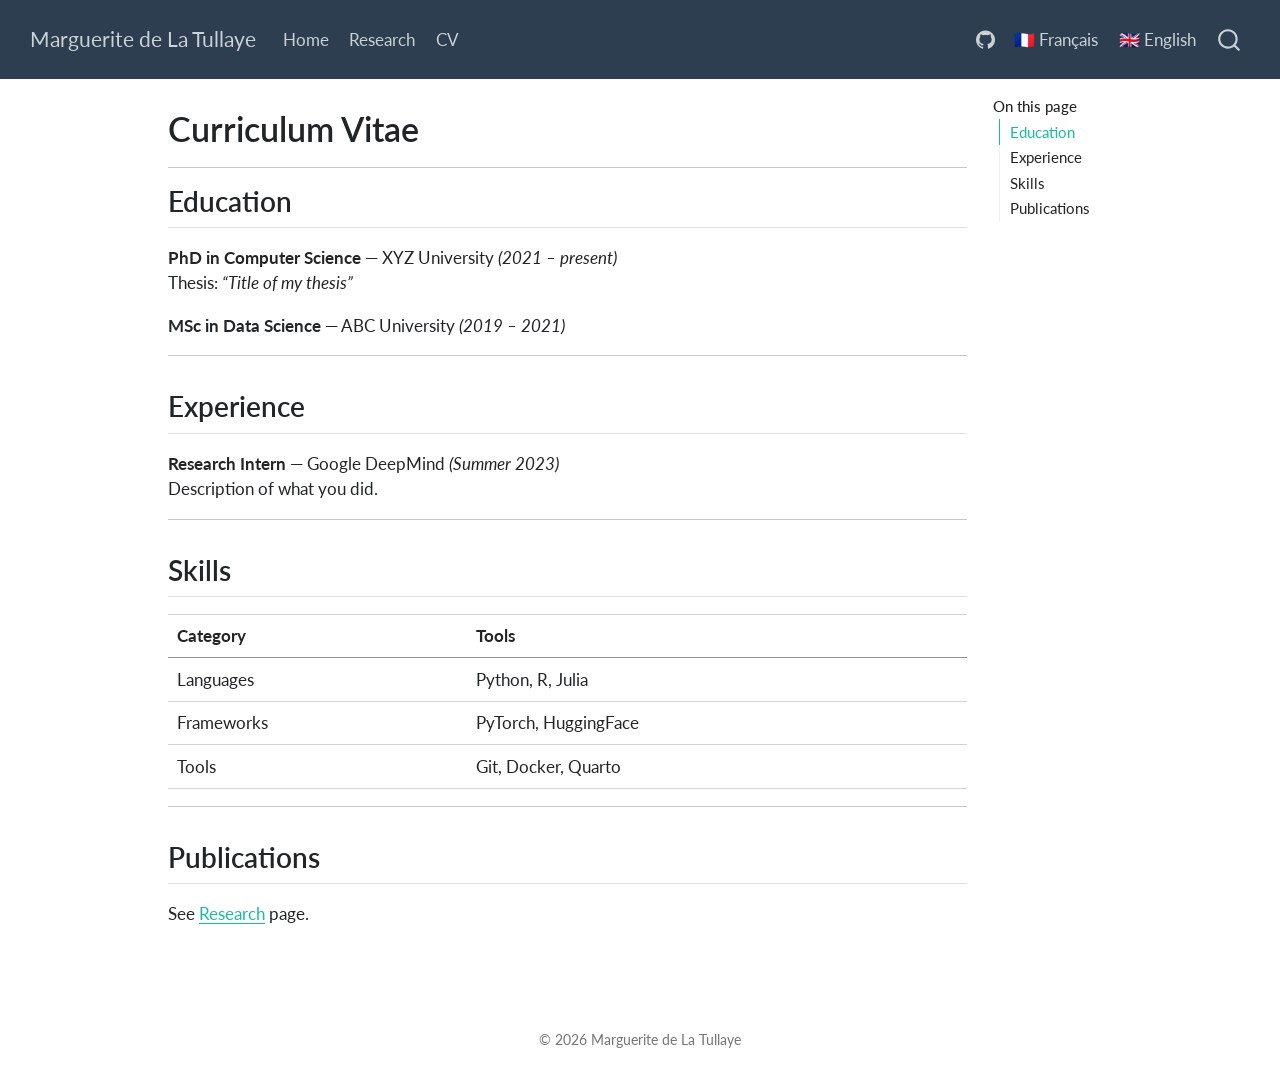
<file: docs/fr/cv.html>
<!DOCTYPE html>
<html xmlns="http://www.w3.org/1999/xhtml" lang="en" xml:lang="en"><head>

<meta charset="utf-8">
<meta name="generator" content="quarto-1.10.20">

<meta name="viewport" content="width=device-width, initial-scale=1.0, user-scalable=yes">


<title>Curriculum Vitae – Marguerite de La Tullaye</title>
<style>
/* Default styles provided by pandoc.
** See https://pandoc.org/MANUAL.html#variables-for-html for config info.
*/
span.smallcaps{font-variant: small-caps;}
div.columns{display: flex; gap: 1.5em;}
div.column{flex: auto;}
@media screen {
div.columns{gap: min(4vw, 1.5em);}
div.column{overflow-x: auto;}
}
div.hanging-indent{margin-left: 1.5em; text-indent: -1.5em;}
ul.task-list{list-style: none;}
ul.task-list li input[type="checkbox"] {
  width: 0.8em;
  margin: 0 0.8em 0.2em -1em; /* quarto-specific, see https://github.com/quarto-dev/quarto-cli/issues/4556 */ 
  vertical-align: middle;
}
</style>


<script src="../site_libs/quarto-nav/quarto-nav.js"></script>
<script src="../site_libs/quarto-nav/headroom.min.js"></script>
<script src="../site_libs/clipboard/clipboard.min.js"></script>
<script src="../site_libs/quarto-search/autocomplete.umd.js"></script>
<script src="../site_libs/quarto-search/fuse.min.js"></script>
<script src="../site_libs/quarto-search/quarto-search.js"></script>
<meta name="quarto:offset" content="../">
<script src="../site_libs/quarto-html/quarto.js" type="module"></script>
<script src="../site_libs/quarto-html/tabsets/tabsets.js" type="module"></script>
<script src="../site_libs/quarto-html/popper.min.js"></script>
<script src="../site_libs/quarto-html/tippy.umd.min.js"></script>
<script src="../site_libs/quarto-html/anchor.min.js"></script>
<link href="../site_libs/quarto-html/tippy.css" rel="stylesheet">
<link href="../site_libs/quarto-html/quarto-syntax-highlighting-17888a1159294d3eb470f19f6f52f5a5.css" rel="stylesheet" id="quarto-text-highlighting-styles">
<script src="../site_libs/bootstrap/bootstrap.min.js"></script>
<link href="../site_libs/bootstrap/bootstrap-icons.css" rel="stylesheet">
<link href="../site_libs/bootstrap/bootstrap-40faac2aa63e8e4333eb51eead19c19a.min.css" rel="stylesheet" append-hash="true" id="quarto-bootstrap" data-mode="light">
<script id="quarto-search-options" type="application/json">{
  "location": "navbar",
  "copy-button": false,
  "collapse-after": 3,
  "panel-placement": "end",
  "type": "overlay",
  "limit": 50,
  "keyboard-shortcut": [
    "f",
    "/",
    "s"
  ],
  "show-item-context": false,
  "language": {
    "search-no-results-text": "No results",
    "search-matching-documents-text": "matching documents",
    "search-copy-link-title": "Copy link to search",
    "search-hide-matches-text": "Hide additional matches",
    "search-more-match-text": "more match in this document",
    "search-more-matches-text": "more matches in this document",
    "search-clear-button-title": "Clear",
    "search-text-placeholder": "",
    "search-detached-cancel-button-title": "Cancel",
    "search-submit-button-title": "Submit",
    "search-label": "Search"
  }
}</script>


<link rel="stylesheet" href="../assets/css/custom.scss">
</head>

<body class="nav-fixed quarto-light">

<div id="quarto-search-results"></div>
  <header id="quarto-header" class="headroom fixed-top">
    <nav class="navbar navbar-expand-lg " data-bs-theme="dark">
      <div class="navbar-container container-fluid">
      <div class="navbar-brand-container mx-auto">
    <a class="navbar-brand" href="../index.html">
    <span class="navbar-title">Marguerite de La Tullaye</span>
    </a>
  </div>
            <div id="quarto-search" class="" title="Search"></div>
          <button class="navbar-toggler" type="button" data-bs-toggle="collapse" data-bs-target="#navbarCollapse" aria-controls="navbarCollapse" role="menu" aria-expanded="false" aria-label="Toggle navigation" onclick="if (window.quartoToggleHeadroom) { window.quartoToggleHeadroom(); }">
  <span class="navbar-toggler-icon"></span>
</button>
          <div class="collapse navbar-collapse" id="navbarCollapse">
            <ul class="navbar-nav navbar-nav-scroll me-auto">
  <li class="nav-item">
    <a class="nav-link" href="../index.html"> 
<span class="menu-text">Home</span></a>
  </li>  
  <li class="nav-item">
    <a class="nav-link" href="../research.html"> 
<span class="menu-text">Research</span></a>
  </li>  
  <li class="nav-item">
    <a class="nav-link" href="../cv.html"> 
<span class="menu-text">CV</span></a>
  </li>  
</ul>
            <ul class="navbar-nav navbar-nav-scroll ms-auto">
  <li class="nav-item compact">
    <a class="nav-link" href="https://github.com/Foxmustang"> <i class="bi bi-github" role="img">
</i> 
<span class="menu-text"></span></a>
  </li>  
  <li class="nav-item">
    <a class="nav-link" href="../fr/index.html"> 
<span class="menu-text">🇫🇷 Français</span></a>
  </li>  
  <li class="nav-item">
    <a class="nav-link" href="../index.html"> 
<span class="menu-text">🇬🇧 English</span></a>
  </li>  
</ul>
          </div> <!-- /navcollapse -->
            <div class="quarto-navbar-tools">
</div>
      </div> <!-- /container-fluid -->
    </nav>
</header>
<!-- content -->
<div id="quarto-content" class="quarto-container page-columns page-rows-contents page-layout-article page-navbar">
<!-- sidebar -->
<!-- margin-sidebar -->
    <div id="quarto-margin-sidebar" class="sidebar margin-sidebar">
        <nav id="TOC" role="doc-toc" class="toc-active">
    <h2 id="toc-title">On this page</h2>
   
  <ul>
  <li><a href="#education" id="toc-education" class="nav-link active" data-scroll-target="#education">Education</a></li>
  <li><a href="#experience" id="toc-experience" class="nav-link" data-scroll-target="#experience">Experience</a></li>
  <li><a href="#skills" id="toc-skills" class="nav-link" data-scroll-target="#skills">Skills</a></li>
  <li><a href="#publications" id="toc-publications" class="nav-link" data-scroll-target="#publications">Publications</a></li>
  </ul>
</nav>
    </div>
<!-- main -->
<main class="content" id="quarto-document-content">

<header id="title-block-header" class="quarto-title-block default">
<div class="quarto-title">
<h1 class="title">Curriculum Vitae</h1>
</div>



<div class="quarto-title-meta">

    
  
    
  </div>
  


</header>


<!-- [Download PDF](assets/cv.pdf){.btn .btn-primary} -->
<hr>
<section id="education" class="level2">
<h2 class="anchored" data-anchor-id="education">Education</h2>
<p><strong>PhD in Computer Science</strong> — XYZ University <em>(2021 – present)</em><br>
Thesis: <em>“Title of my thesis”</em></p>
<p><strong>MSc in Data Science</strong> — ABC University <em>(2019 – 2021)</em></p>
<hr>
</section>
<section id="experience" class="level2">
<h2 class="anchored" data-anchor-id="experience">Experience</h2>
<p><strong>Research Intern</strong> — Google DeepMind <em>(Summer 2023)</em><br>
Description of what you did.</p>
<hr>
</section>
<section id="skills" class="level2">
<h2 class="anchored" data-anchor-id="skills">Skills</h2>
<table class="caption-top table">
<thead>
<tr class="header">
<th>Category</th>
<th>Tools</th>
</tr>
</thead>
<tbody>
<tr class="odd">
<td>Languages</td>
<td>Python, R, Julia</td>
</tr>
<tr class="even">
<td>Frameworks</td>
<td>PyTorch, HuggingFace</td>
</tr>
<tr class="odd">
<td>Tools</td>
<td>Git, Docker, Quarto</td>
</tr>
</tbody>
</table>
<hr>
</section>
<section id="publications" class="level2">
<h2 class="anchored" data-anchor-id="publications">Publications</h2>
<p>See <a href="../fr/research.html">Research</a> page.</p>


</section>

</main> <!-- /main -->
<script id="quarto-html-after-body" type="application/javascript">
  window.document.addEventListener("DOMContentLoaded", function (event) {
    const icon = "";
    const anchorJS = new window.AnchorJS();
    anchorJS.options = {
      placement: 'right',
      icon: icon
    };
    anchorJS.add('.anchored');
    const isCodeAnnotation = (el) => {
      for (const clz of el.classList) {
        if (clz.startsWith('code-annotation-')) {                     
          return true;
        }
      }
      return false;
    }
    const onCopySuccess = function(e) {
      // button target
      const button = e.trigger;
      // don't keep focus
      button.blur();
      // flash "checked"
      button.classList.add('code-copy-button-checked');
      var currentTitle = button.getAttribute("title");
      button.setAttribute("title", "Copied!");
      let tooltip;
      if (window.bootstrap) {
        button.setAttribute("data-bs-toggle", "tooltip");
        button.setAttribute("data-bs-placement", "left");
        button.setAttribute("data-bs-title", "Copied!");
        tooltip = new bootstrap.Tooltip(button, 
          { trigger: "manual", 
            customClass: "code-copy-button-tooltip",
            offset: [0, -8]});
        tooltip.show();    
      }
      setTimeout(function() {
        if (tooltip) {
          tooltip.hide();
          button.removeAttribute("data-bs-title");
          button.removeAttribute("data-bs-toggle");
          button.removeAttribute("data-bs-placement");
        }
        button.setAttribute("title", currentTitle);
        button.classList.remove('code-copy-button-checked');
      }, 1000);
      // clear code selection
      e.clearSelection();
    }
    const getTextToCopy = function(trigger) {
      const outerScaffold = trigger.parentElement.cloneNode(true);
      const codeEl = outerScaffold.querySelector('code');
      for (const childEl of codeEl.children) {
        if (isCodeAnnotation(childEl)) {
          childEl.remove();
        }
      }
      return codeEl.innerText;
    }
    const clipboard = new window.ClipboardJS('.code-copy-button:not([data-in-quarto-modal])', {
      text: getTextToCopy
    });
    clipboard.on('success', onCopySuccess);
    if (window.document.getElementById('quarto-embedded-source-code-modal')) {
      const clipboardModal = new window.ClipboardJS('.code-copy-button[data-in-quarto-modal]', {
        text: getTextToCopy,
        container: window.document.getElementById('quarto-embedded-source-code-modal')
      });
      clipboardModal.on('success', onCopySuccess);
    }
      var localhostRegex = new RegExp(/^(?:http|https):\/\/localhost\:?[0-9]*\//);
      var mailtoRegex = new RegExp(/^mailto:/);
        var filterRegex = new RegExp('/' + window.location.host + '/');
      var isInternal = (href) => {
          return filterRegex.test(href) || localhostRegex.test(href) || mailtoRegex.test(href);
      }
      // Inspect non-navigation links and adorn them if external
     var links = window.document.querySelectorAll('a[href]:not(.nav-link):not(.navbar-brand):not(.toc-action):not(.sidebar-link):not(.sidebar-item-toggle):not(.pagination-link):not(.no-external):not([aria-hidden]):not(.dropdown-item):not(.quarto-navigation-tool):not(.about-link)');
      for (var i=0; i<links.length; i++) {
        const link = links[i];
        if (!isInternal(link.href)) {
          // undo the damage that might have been done by quarto-nav.js in the case of
          // links that we want to consider external
          if (link.dataset.originalHref !== undefined) {
            link.href = link.dataset.originalHref;
          }
        }
      }
    function tippyHover(el, contentFn, onTriggerFn, onUntriggerFn) {
      const config = {
        allowHTML: true,
        maxWidth: 500,
        delay: 100,
        arrow: false,
        appendTo: function(el) {
            return el.parentElement;
        },
        interactive: true,
        interactiveBorder: 10,
        theme: 'quarto',
        placement: 'bottom-start',
      };
      if (contentFn) {
        config.content = contentFn;
      }
      if (onTriggerFn) {
        config.onTrigger = onTriggerFn;
      }
      if (onUntriggerFn) {
        config.onUntrigger = onUntriggerFn;
      }
      window.tippy(el, config); 
    }
    const noterefs = window.document.querySelectorAll('a[role="doc-noteref"]');
    for (var i=0; i<noterefs.length; i++) {
      const ref = noterefs[i];
      tippyHover(ref, function() {
        // use id or data attribute instead here
        let href = ref.getAttribute('data-footnote-href') || ref.getAttribute('href');
        try { href = new URL(href).hash; } catch {}
        const id = href.replace(/^#\/?/, "");
        const note = window.document.getElementById(id);
        if (note) {
          return note.innerHTML;
        } else {
          return "";
        }
      });
    }
    const xrefs = window.document.querySelectorAll('a.quarto-xref');
    const processXRef = (id, note) => {
      // Strip column container classes
      const stripColumnClz = (el) => {
        el.classList.remove("page-full", "page-columns");
        if (el.children) {
          for (const child of el.children) {
            stripColumnClz(child);
          }
        }
      }
      stripColumnClz(note)
      if (id === null || id.startsWith('sec-')) {
        // Special case sections, only their first couple elements
        const container = document.createElement("div");
        if (note.children && note.children.length > 2) {
          container.appendChild(note.children[0].cloneNode(true));
          for (let i = 1; i < note.children.length; i++) {
            const child = note.children[i];
            if (child.tagName === "P" && child.innerText === "") {
              continue;
            } else {
              container.appendChild(child.cloneNode(true));
              break;
            }
          }
          if (window.Quarto?.typesetMath) {
            window.Quarto.typesetMath(container);
          }
          return container.innerHTML
        } else {
          if (window.Quarto?.typesetMath) {
            window.Quarto.typesetMath(note);
          }
          return note.innerHTML;
        }
      } else {
        // Remove any anchor links if they are present
        const anchorLink = note.querySelector('a.anchorjs-link');
        if (anchorLink) {
          anchorLink.remove();
        }
        if (window.Quarto?.typesetMath) {
          window.Quarto.typesetMath(note);
        }
        if (note.classList.contains("callout")) {
          return note.outerHTML;
        } else {
          return note.innerHTML;
        }
      }
    }
    for (var i=0; i<xrefs.length; i++) {
      const xref = xrefs[i];
      tippyHover(xref, undefined, function(instance) {
        instance.disable();
        let url = xref.getAttribute('href');
        let hash = undefined; 
        if (url.startsWith('#')) {
          hash = url;
        } else {
          try { hash = new URL(url).hash; } catch {}
        }
        if (hash) {
          const id = hash.replace(/^#\/?/, "");
          const note = window.document.getElementById(id);
          if (note !== null) {
            try {
              const html = processXRef(id, note.cloneNode(true));
              instance.setContent(html);
            } finally {
              instance.enable();
              instance.show();
            }
          } else {
            // See if we can fetch this
            fetch(url.split('#')[0])
            .then(res => res.text())
            .then(html => {
              const parser = new DOMParser();
              const htmlDoc = parser.parseFromString(html, "text/html");
              const note = htmlDoc.getElementById(id);
              if (note !== null) {
                const html = processXRef(id, note);
                instance.setContent(html);
              } 
            }).finally(() => {
              instance.enable();
              instance.show();
            });
          }
        } else {
          // See if we can fetch a full url (with no hash to target)
          // This is a special case and we should probably do some content thinning / targeting
          fetch(url)
          .then(res => res.text())
          .then(html => {
            const parser = new DOMParser();
            const htmlDoc = parser.parseFromString(html, "text/html");
            const note = htmlDoc.querySelector('main.content');
            if (note !== null) {
              // This should only happen for chapter cross references
              // (since there is no id in the URL)
              // remove the first header
              if (note.children.length > 0 && note.children[0].tagName === "HEADER") {
                note.children[0].remove();
              }
              const html = processXRef(null, note);
              instance.setContent(html);
            } 
          }).finally(() => {
            instance.enable();
            instance.show();
          });
        }
      }, function(instance) {
      });
    }
        let selectedAnnoteEl;
        const selectorForAnnotation = ( cell, annotation) => {
          let cellAttr = 'data-code-cell="' + cell + '"';
          let lineAttr = 'data-code-annotation="' +  annotation + '"';
          const selector = 'span[' + cellAttr + '][' + lineAttr + ']';
          return selector;
        }
        const selectCodeLines = (annoteEl) => {
          const doc = window.document;
          const targetCell = annoteEl.getAttribute("data-target-cell");
          const targetAnnotation = annoteEl.getAttribute("data-target-annotation");
          const annoteSpan = window.document.querySelector(selectorForAnnotation(targetCell, targetAnnotation));
          const lines = annoteSpan.getAttribute("data-code-lines").split(",");
          const lineIds = lines.map((line) => {
            return targetCell + "-" + line;
          })
          let top = null;
          let height = null;
          let parent = null;
          if (lineIds.length > 0) {
              //compute the position of the single el (top and bottom and make a div)
              const el = window.document.getElementById(lineIds[0]);
              top = el.offsetTop;
              height = el.offsetHeight;
              parent = el.parentElement.parentElement;
            if (lineIds.length > 1) {
              const lastEl = window.document.getElementById(lineIds[lineIds.length - 1]);
              const bottom = lastEl.offsetTop + lastEl.offsetHeight;
              height = bottom - top;
            }
            if (top !== null && height !== null && parent !== null) {
              // cook up a div (if necessary) and position it 
              let div = window.document.getElementById("code-annotation-line-highlight");
              if (div === null) {
                div = window.document.createElement("div");
                div.setAttribute("id", "code-annotation-line-highlight");
                div.style.position = 'absolute';
                parent.appendChild(div);
              }
              div.style.top = top - 2 + "px";
              div.style.height = height + 4 + "px";
              div.style.left = 0;
              let gutterDiv = window.document.getElementById("code-annotation-line-highlight-gutter");
              if (gutterDiv === null) {
                gutterDiv = window.document.createElement("div");
                gutterDiv.setAttribute("id", "code-annotation-line-highlight-gutter");
                gutterDiv.style.position = 'absolute';
                const codeCell = window.document.getElementById(targetCell);
                const gutter = codeCell.querySelector('.code-annotation-gutter');
                gutter.appendChild(gutterDiv);
              }
              gutterDiv.style.top = top - 2 + "px";
              gutterDiv.style.height = height + 4 + "px";
            }
            selectedAnnoteEl = annoteEl;
          }
        };
        const unselectCodeLines = () => {
          const elementsIds = ["code-annotation-line-highlight", "code-annotation-line-highlight-gutter"];
          elementsIds.forEach((elId) => {
            const div = window.document.getElementById(elId);
            if (div) {
              div.remove();
            }
          });
          selectedAnnoteEl = undefined;
        };
          // Handle positioning of the toggle
      window.addEventListener(
        "resize",
        throttle(() => {
          elRect = undefined;
          if (selectedAnnoteEl) {
            selectCodeLines(selectedAnnoteEl);
          }
        }, 10)
      );
      function throttle(fn, ms) {
      let throttle = false;
      let timer;
        return (...args) => {
          if(!throttle) { // first call gets through
              fn.apply(this, args);
              throttle = true;
          } else { // all the others get throttled
              if(timer) clearTimeout(timer); // cancel #2
              timer = setTimeout(() => {
                fn.apply(this, args);
                timer = throttle = false;
              }, ms);
          }
        };
      }
        // Attach click handler to the DT
        const annoteDls = window.document.querySelectorAll('dt[data-target-cell]');
        for (const annoteDlNode of annoteDls) {
          annoteDlNode.addEventListener('click', (event) => {
            const clickedEl = event.target;
            if (clickedEl !== selectedAnnoteEl) {
              unselectCodeLines();
              const activeEl = window.document.querySelector('dt[data-target-cell].code-annotation-active');
              if (activeEl) {
                activeEl.classList.remove('code-annotation-active');
              }
              selectCodeLines(clickedEl);
              clickedEl.classList.add('code-annotation-active');
            } else {
              // Unselect the line
              unselectCodeLines();
              clickedEl.classList.remove('code-annotation-active');
            }
          });
        }
    const findCites = (el) => {
      const parentEl = el.parentElement;
      if (parentEl) {
        const cites = parentEl.dataset.cites;
        if (cites) {
          return {
            el,
            cites: cites.split(' ')
          };
        } else {
          return findCites(el.parentElement)
        }
      } else {
        return undefined;
      }
    };
    var bibliorefs = window.document.querySelectorAll('a[role="doc-biblioref"]');
    for (var i=0; i<bibliorefs.length; i++) {
      const ref = bibliorefs[i];
      const citeInfo = findCites(ref);
      if (citeInfo) {
        tippyHover(citeInfo.el, function() {
          var popup = window.document.createElement('div');
          citeInfo.cites.forEach(function(cite) {
            var citeDiv = window.document.createElement('div');
            citeDiv.classList.add('hanging-indent');
            citeDiv.classList.add('csl-entry');
            var biblioDiv = window.document.getElementById('ref-' + cite);
            if (biblioDiv) {
              citeDiv.innerHTML = biblioDiv.innerHTML;
            }
            popup.appendChild(citeDiv);
          });
          return popup.innerHTML;
        });
      }
    }
  });
  </script>
</div> <!-- /content -->
<footer class="footer">
  <div class="nav-footer">
    <div class="nav-footer-left">
      &nbsp;
    </div>   
    <div class="nav-footer-center">
<p>© 2026 Marguerite de La Tullaye</p>
</div>
    <div class="nav-footer-right">
      &nbsp;
    </div>
  </div>
</footer>




</body></html>
</file>
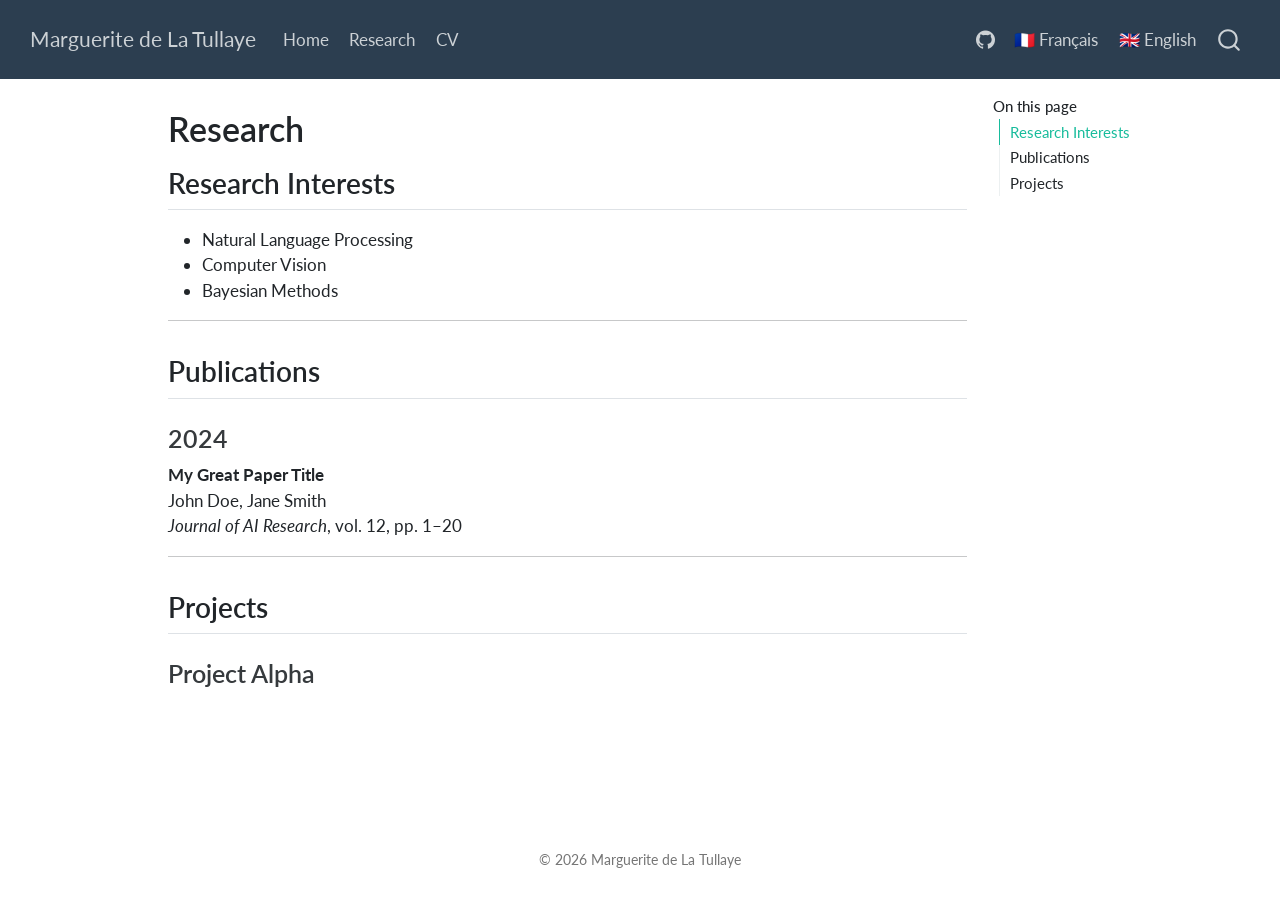
<file: docs/fr/research.html>
<!DOCTYPE html>
<html xmlns="http://www.w3.org/1999/xhtml" lang="en" xml:lang="en"><head>

<meta charset="utf-8">
<meta name="generator" content="quarto-1.10.20">

<meta name="viewport" content="width=device-width, initial-scale=1.0, user-scalable=yes">


<title>Research – Marguerite de La Tullaye</title>
<style>
/* Default styles provided by pandoc.
** See https://pandoc.org/MANUAL.html#variables-for-html for config info.
*/
span.smallcaps{font-variant: small-caps;}
div.columns{display: flex; gap: 1.5em;}
div.column{flex: auto;}
@media screen {
div.columns{gap: min(4vw, 1.5em);}
div.column{overflow-x: auto;}
}
div.hanging-indent{margin-left: 1.5em; text-indent: -1.5em;}
ul.task-list{list-style: none;}
ul.task-list li input[type="checkbox"] {
  width: 0.8em;
  margin: 0 0.8em 0.2em -1em; /* quarto-specific, see https://github.com/quarto-dev/quarto-cli/issues/4556 */ 
  vertical-align: middle;
}
</style>


<script src="../site_libs/quarto-nav/quarto-nav.js"></script>
<script src="../site_libs/quarto-nav/headroom.min.js"></script>
<script src="../site_libs/clipboard/clipboard.min.js"></script>
<script src="../site_libs/quarto-search/autocomplete.umd.js"></script>
<script src="../site_libs/quarto-search/fuse.min.js"></script>
<script src="../site_libs/quarto-search/quarto-search.js"></script>
<meta name="quarto:offset" content="../">
<script src="../site_libs/quarto-html/quarto.js" type="module"></script>
<script src="../site_libs/quarto-html/tabsets/tabsets.js" type="module"></script>
<script src="../site_libs/quarto-html/popper.min.js"></script>
<script src="../site_libs/quarto-html/tippy.umd.min.js"></script>
<script src="../site_libs/quarto-html/anchor.min.js"></script>
<link href="../site_libs/quarto-html/tippy.css" rel="stylesheet">
<link href="../site_libs/quarto-html/quarto-syntax-highlighting-17888a1159294d3eb470f19f6f52f5a5.css" rel="stylesheet" id="quarto-text-highlighting-styles">
<script src="../site_libs/bootstrap/bootstrap.min.js"></script>
<link href="../site_libs/bootstrap/bootstrap-icons.css" rel="stylesheet">
<link href="../site_libs/bootstrap/bootstrap-40faac2aa63e8e4333eb51eead19c19a.min.css" rel="stylesheet" append-hash="true" id="quarto-bootstrap" data-mode="light">
<script id="quarto-search-options" type="application/json">{
  "location": "navbar",
  "copy-button": false,
  "collapse-after": 3,
  "panel-placement": "end",
  "type": "overlay",
  "limit": 50,
  "keyboard-shortcut": [
    "f",
    "/",
    "s"
  ],
  "show-item-context": false,
  "language": {
    "search-no-results-text": "No results",
    "search-matching-documents-text": "matching documents",
    "search-copy-link-title": "Copy link to search",
    "search-hide-matches-text": "Hide additional matches",
    "search-more-match-text": "more match in this document",
    "search-more-matches-text": "more matches in this document",
    "search-clear-button-title": "Clear",
    "search-text-placeholder": "",
    "search-detached-cancel-button-title": "Cancel",
    "search-submit-button-title": "Submit",
    "search-label": "Search"
  }
}</script>


<link rel="stylesheet" href="../assets/css/custom.scss">
</head>

<body class="nav-fixed quarto-light">

<div id="quarto-search-results"></div>
  <header id="quarto-header" class="headroom fixed-top">
    <nav class="navbar navbar-expand-lg " data-bs-theme="dark">
      <div class="navbar-container container-fluid">
      <div class="navbar-brand-container mx-auto">
    <a class="navbar-brand" href="../index.html">
    <span class="navbar-title">Marguerite de La Tullaye</span>
    </a>
  </div>
            <div id="quarto-search" class="" title="Search"></div>
          <button class="navbar-toggler" type="button" data-bs-toggle="collapse" data-bs-target="#navbarCollapse" aria-controls="navbarCollapse" role="menu" aria-expanded="false" aria-label="Toggle navigation" onclick="if (window.quartoToggleHeadroom) { window.quartoToggleHeadroom(); }">
  <span class="navbar-toggler-icon"></span>
</button>
          <div class="collapse navbar-collapse" id="navbarCollapse">
            <ul class="navbar-nav navbar-nav-scroll me-auto">
  <li class="nav-item">
    <a class="nav-link" href="../index.html"> 
<span class="menu-text">Home</span></a>
  </li>  
  <li class="nav-item">
    <a class="nav-link" href="../research.html"> 
<span class="menu-text">Research</span></a>
  </li>  
  <li class="nav-item">
    <a class="nav-link" href="../cv.html"> 
<span class="menu-text">CV</span></a>
  </li>  
</ul>
            <ul class="navbar-nav navbar-nav-scroll ms-auto">
  <li class="nav-item compact">
    <a class="nav-link" href="https://github.com/Foxmustang"> <i class="bi bi-github" role="img">
</i> 
<span class="menu-text"></span></a>
  </li>  
  <li class="nav-item">
    <a class="nav-link" href="../fr/index.html"> 
<span class="menu-text">🇫🇷 Français</span></a>
  </li>  
  <li class="nav-item">
    <a class="nav-link" href="../index.html"> 
<span class="menu-text">🇬🇧 English</span></a>
  </li>  
</ul>
          </div> <!-- /navcollapse -->
            <div class="quarto-navbar-tools">
</div>
      </div> <!-- /container-fluid -->
    </nav>
</header>
<!-- content -->
<div id="quarto-content" class="quarto-container page-columns page-rows-contents page-layout-article page-navbar">
<!-- sidebar -->
<!-- margin-sidebar -->
    <div id="quarto-margin-sidebar" class="sidebar margin-sidebar">
        <nav id="TOC" role="doc-toc" class="toc-active">
    <h2 id="toc-title">On this page</h2>
   
  <ul>
  <li><a href="#research-interests" id="toc-research-interests" class="nav-link active" data-scroll-target="#research-interests">Research Interests</a></li>
  <li><a href="#publications" id="toc-publications" class="nav-link" data-scroll-target="#publications">Publications</a>
  <ul class="collapse">
  <li><a href="#section" id="toc-section" class="nav-link" data-scroll-target="#section">2024</a></li>
  </ul></li>
  <li><a href="#projects" id="toc-projects" class="nav-link" data-scroll-target="#projects">Projects</a>
  <ul class="collapse">
  <li><a href="#project-alpha" id="toc-project-alpha" class="nav-link" data-scroll-target="#project-alpha">Project Alpha</a></li>
  </ul></li>
  </ul>
</nav>
    </div>
<!-- main -->
<main class="content" id="quarto-document-content">

<header id="title-block-header" class="quarto-title-block default">
<div class="quarto-title">
<h1 class="title">Research</h1>
</div>



<div class="quarto-title-meta">

    
  
    
  </div>
  


</header>


<section id="research-interests" class="level2">
<h2 class="anchored" data-anchor-id="research-interests">Research Interests</h2>
<ul>
<li>Natural Language Processing</li>
<li>Computer Vision</li>
<li>Bayesian Methods</li>
</ul>
<hr>
</section>
<section id="publications" class="level2">
<h2 class="anchored" data-anchor-id="publications">Publications</h2>
<section id="section" class="level3">
<h3 class="anchored" data-anchor-id="section">2024</h3>
<p><strong>My Great Paper Title</strong><br>
John Doe, Jane Smith<br>
<em>Journal of AI Research</em>, vol.&nbsp;12, pp.&nbsp;1–20<br>
<!-- [PDF](assets/papers/paper1.pdf) | [Code](https://github.com/...) | [DOI](#) --></p>
<hr>
</section>
</section>
<section id="projects" class="level2">
<h2 class="anchored" data-anchor-id="projects">Projects</h2>
<section id="project-alpha" class="level3">
<h3 class="anchored" data-anchor-id="project-alpha">Project Alpha</h3>
<!-- ![](assets/img/project1.png)

Short description of the project, methods used, and outcomes. -->


</section>
</section>

</main> <!-- /main -->
<script id="quarto-html-after-body" type="application/javascript">
  window.document.addEventListener("DOMContentLoaded", function (event) {
    const icon = "";
    const anchorJS = new window.AnchorJS();
    anchorJS.options = {
      placement: 'right',
      icon: icon
    };
    anchorJS.add('.anchored');
    const isCodeAnnotation = (el) => {
      for (const clz of el.classList) {
        if (clz.startsWith('code-annotation-')) {                     
          return true;
        }
      }
      return false;
    }
    const onCopySuccess = function(e) {
      // button target
      const button = e.trigger;
      // don't keep focus
      button.blur();
      // flash "checked"
      button.classList.add('code-copy-button-checked');
      var currentTitle = button.getAttribute("title");
      button.setAttribute("title", "Copied!");
      let tooltip;
      if (window.bootstrap) {
        button.setAttribute("data-bs-toggle", "tooltip");
        button.setAttribute("data-bs-placement", "left");
        button.setAttribute("data-bs-title", "Copied!");
        tooltip = new bootstrap.Tooltip(button, 
          { trigger: "manual", 
            customClass: "code-copy-button-tooltip",
            offset: [0, -8]});
        tooltip.show();    
      }
      setTimeout(function() {
        if (tooltip) {
          tooltip.hide();
          button.removeAttribute("data-bs-title");
          button.removeAttribute("data-bs-toggle");
          button.removeAttribute("data-bs-placement");
        }
        button.setAttribute("title", currentTitle);
        button.classList.remove('code-copy-button-checked');
      }, 1000);
      // clear code selection
      e.clearSelection();
    }
    const getTextToCopy = function(trigger) {
      const outerScaffold = trigger.parentElement.cloneNode(true);
      const codeEl = outerScaffold.querySelector('code');
      for (const childEl of codeEl.children) {
        if (isCodeAnnotation(childEl)) {
          childEl.remove();
        }
      }
      return codeEl.innerText;
    }
    const clipboard = new window.ClipboardJS('.code-copy-button:not([data-in-quarto-modal])', {
      text: getTextToCopy
    });
    clipboard.on('success', onCopySuccess);
    if (window.document.getElementById('quarto-embedded-source-code-modal')) {
      const clipboardModal = new window.ClipboardJS('.code-copy-button[data-in-quarto-modal]', {
        text: getTextToCopy,
        container: window.document.getElementById('quarto-embedded-source-code-modal')
      });
      clipboardModal.on('success', onCopySuccess);
    }
      var localhostRegex = new RegExp(/^(?:http|https):\/\/localhost\:?[0-9]*\//);
      var mailtoRegex = new RegExp(/^mailto:/);
        var filterRegex = new RegExp('/' + window.location.host + '/');
      var isInternal = (href) => {
          return filterRegex.test(href) || localhostRegex.test(href) || mailtoRegex.test(href);
      }
      // Inspect non-navigation links and adorn them if external
     var links = window.document.querySelectorAll('a[href]:not(.nav-link):not(.navbar-brand):not(.toc-action):not(.sidebar-link):not(.sidebar-item-toggle):not(.pagination-link):not(.no-external):not([aria-hidden]):not(.dropdown-item):not(.quarto-navigation-tool):not(.about-link)');
      for (var i=0; i<links.length; i++) {
        const link = links[i];
        if (!isInternal(link.href)) {
          // undo the damage that might have been done by quarto-nav.js in the case of
          // links that we want to consider external
          if (link.dataset.originalHref !== undefined) {
            link.href = link.dataset.originalHref;
          }
        }
      }
    function tippyHover(el, contentFn, onTriggerFn, onUntriggerFn) {
      const config = {
        allowHTML: true,
        maxWidth: 500,
        delay: 100,
        arrow: false,
        appendTo: function(el) {
            return el.parentElement;
        },
        interactive: true,
        interactiveBorder: 10,
        theme: 'quarto',
        placement: 'bottom-start',
      };
      if (contentFn) {
        config.content = contentFn;
      }
      if (onTriggerFn) {
        config.onTrigger = onTriggerFn;
      }
      if (onUntriggerFn) {
        config.onUntrigger = onUntriggerFn;
      }
      window.tippy(el, config); 
    }
    const noterefs = window.document.querySelectorAll('a[role="doc-noteref"]');
    for (var i=0; i<noterefs.length; i++) {
      const ref = noterefs[i];
      tippyHover(ref, function() {
        // use id or data attribute instead here
        let href = ref.getAttribute('data-footnote-href') || ref.getAttribute('href');
        try { href = new URL(href).hash; } catch {}
        const id = href.replace(/^#\/?/, "");
        const note = window.document.getElementById(id);
        if (note) {
          return note.innerHTML;
        } else {
          return "";
        }
      });
    }
    const xrefs = window.document.querySelectorAll('a.quarto-xref');
    const processXRef = (id, note) => {
      // Strip column container classes
      const stripColumnClz = (el) => {
        el.classList.remove("page-full", "page-columns");
        if (el.children) {
          for (const child of el.children) {
            stripColumnClz(child);
          }
        }
      }
      stripColumnClz(note)
      if (id === null || id.startsWith('sec-')) {
        // Special case sections, only their first couple elements
        const container = document.createElement("div");
        if (note.children && note.children.length > 2) {
          container.appendChild(note.children[0].cloneNode(true));
          for (let i = 1; i < note.children.length; i++) {
            const child = note.children[i];
            if (child.tagName === "P" && child.innerText === "") {
              continue;
            } else {
              container.appendChild(child.cloneNode(true));
              break;
            }
          }
          if (window.Quarto?.typesetMath) {
            window.Quarto.typesetMath(container);
          }
          return container.innerHTML
        } else {
          if (window.Quarto?.typesetMath) {
            window.Quarto.typesetMath(note);
          }
          return note.innerHTML;
        }
      } else {
        // Remove any anchor links if they are present
        const anchorLink = note.querySelector('a.anchorjs-link');
        if (anchorLink) {
          anchorLink.remove();
        }
        if (window.Quarto?.typesetMath) {
          window.Quarto.typesetMath(note);
        }
        if (note.classList.contains("callout")) {
          return note.outerHTML;
        } else {
          return note.innerHTML;
        }
      }
    }
    for (var i=0; i<xrefs.length; i++) {
      const xref = xrefs[i];
      tippyHover(xref, undefined, function(instance) {
        instance.disable();
        let url = xref.getAttribute('href');
        let hash = undefined; 
        if (url.startsWith('#')) {
          hash = url;
        } else {
          try { hash = new URL(url).hash; } catch {}
        }
        if (hash) {
          const id = hash.replace(/^#\/?/, "");
          const note = window.document.getElementById(id);
          if (note !== null) {
            try {
              const html = processXRef(id, note.cloneNode(true));
              instance.setContent(html);
            } finally {
              instance.enable();
              instance.show();
            }
          } else {
            // See if we can fetch this
            fetch(url.split('#')[0])
            .then(res => res.text())
            .then(html => {
              const parser = new DOMParser();
              const htmlDoc = parser.parseFromString(html, "text/html");
              const note = htmlDoc.getElementById(id);
              if (note !== null) {
                const html = processXRef(id, note);
                instance.setContent(html);
              } 
            }).finally(() => {
              instance.enable();
              instance.show();
            });
          }
        } else {
          // See if we can fetch a full url (with no hash to target)
          // This is a special case and we should probably do some content thinning / targeting
          fetch(url)
          .then(res => res.text())
          .then(html => {
            const parser = new DOMParser();
            const htmlDoc = parser.parseFromString(html, "text/html");
            const note = htmlDoc.querySelector('main.content');
            if (note !== null) {
              // This should only happen for chapter cross references
              // (since there is no id in the URL)
              // remove the first header
              if (note.children.length > 0 && note.children[0].tagName === "HEADER") {
                note.children[0].remove();
              }
              const html = processXRef(null, note);
              instance.setContent(html);
            } 
          }).finally(() => {
            instance.enable();
            instance.show();
          });
        }
      }, function(instance) {
      });
    }
        let selectedAnnoteEl;
        const selectorForAnnotation = ( cell, annotation) => {
          let cellAttr = 'data-code-cell="' + cell + '"';
          let lineAttr = 'data-code-annotation="' +  annotation + '"';
          const selector = 'span[' + cellAttr + '][' + lineAttr + ']';
          return selector;
        }
        const selectCodeLines = (annoteEl) => {
          const doc = window.document;
          const targetCell = annoteEl.getAttribute("data-target-cell");
          const targetAnnotation = annoteEl.getAttribute("data-target-annotation");
          const annoteSpan = window.document.querySelector(selectorForAnnotation(targetCell, targetAnnotation));
          const lines = annoteSpan.getAttribute("data-code-lines").split(",");
          const lineIds = lines.map((line) => {
            return targetCell + "-" + line;
          })
          let top = null;
          let height = null;
          let parent = null;
          if (lineIds.length > 0) {
              //compute the position of the single el (top and bottom and make a div)
              const el = window.document.getElementById(lineIds[0]);
              top = el.offsetTop;
              height = el.offsetHeight;
              parent = el.parentElement.parentElement;
            if (lineIds.length > 1) {
              const lastEl = window.document.getElementById(lineIds[lineIds.length - 1]);
              const bottom = lastEl.offsetTop + lastEl.offsetHeight;
              height = bottom - top;
            }
            if (top !== null && height !== null && parent !== null) {
              // cook up a div (if necessary) and position it 
              let div = window.document.getElementById("code-annotation-line-highlight");
              if (div === null) {
                div = window.document.createElement("div");
                div.setAttribute("id", "code-annotation-line-highlight");
                div.style.position = 'absolute';
                parent.appendChild(div);
              }
              div.style.top = top - 2 + "px";
              div.style.height = height + 4 + "px";
              div.style.left = 0;
              let gutterDiv = window.document.getElementById("code-annotation-line-highlight-gutter");
              if (gutterDiv === null) {
                gutterDiv = window.document.createElement("div");
                gutterDiv.setAttribute("id", "code-annotation-line-highlight-gutter");
                gutterDiv.style.position = 'absolute';
                const codeCell = window.document.getElementById(targetCell);
                const gutter = codeCell.querySelector('.code-annotation-gutter');
                gutter.appendChild(gutterDiv);
              }
              gutterDiv.style.top = top - 2 + "px";
              gutterDiv.style.height = height + 4 + "px";
            }
            selectedAnnoteEl = annoteEl;
          }
        };
        const unselectCodeLines = () => {
          const elementsIds = ["code-annotation-line-highlight", "code-annotation-line-highlight-gutter"];
          elementsIds.forEach((elId) => {
            const div = window.document.getElementById(elId);
            if (div) {
              div.remove();
            }
          });
          selectedAnnoteEl = undefined;
        };
          // Handle positioning of the toggle
      window.addEventListener(
        "resize",
        throttle(() => {
          elRect = undefined;
          if (selectedAnnoteEl) {
            selectCodeLines(selectedAnnoteEl);
          }
        }, 10)
      );
      function throttle(fn, ms) {
      let throttle = false;
      let timer;
        return (...args) => {
          if(!throttle) { // first call gets through
              fn.apply(this, args);
              throttle = true;
          } else { // all the others get throttled
              if(timer) clearTimeout(timer); // cancel #2
              timer = setTimeout(() => {
                fn.apply(this, args);
                timer = throttle = false;
              }, ms);
          }
        };
      }
        // Attach click handler to the DT
        const annoteDls = window.document.querySelectorAll('dt[data-target-cell]');
        for (const annoteDlNode of annoteDls) {
          annoteDlNode.addEventListener('click', (event) => {
            const clickedEl = event.target;
            if (clickedEl !== selectedAnnoteEl) {
              unselectCodeLines();
              const activeEl = window.document.querySelector('dt[data-target-cell].code-annotation-active');
              if (activeEl) {
                activeEl.classList.remove('code-annotation-active');
              }
              selectCodeLines(clickedEl);
              clickedEl.classList.add('code-annotation-active');
            } else {
              // Unselect the line
              unselectCodeLines();
              clickedEl.classList.remove('code-annotation-active');
            }
          });
        }
    const findCites = (el) => {
      const parentEl = el.parentElement;
      if (parentEl) {
        const cites = parentEl.dataset.cites;
        if (cites) {
          return {
            el,
            cites: cites.split(' ')
          };
        } else {
          return findCites(el.parentElement)
        }
      } else {
        return undefined;
      }
    };
    var bibliorefs = window.document.querySelectorAll('a[role="doc-biblioref"]');
    for (var i=0; i<bibliorefs.length; i++) {
      const ref = bibliorefs[i];
      const citeInfo = findCites(ref);
      if (citeInfo) {
        tippyHover(citeInfo.el, function() {
          var popup = window.document.createElement('div');
          citeInfo.cites.forEach(function(cite) {
            var citeDiv = window.document.createElement('div');
            citeDiv.classList.add('hanging-indent');
            citeDiv.classList.add('csl-entry');
            var biblioDiv = window.document.getElementById('ref-' + cite);
            if (biblioDiv) {
              citeDiv.innerHTML = biblioDiv.innerHTML;
            }
            popup.appendChild(citeDiv);
          });
          return popup.innerHTML;
        });
      }
    }
  });
  </script>
</div> <!-- /content -->
<footer class="footer">
  <div class="nav-footer">
    <div class="nav-footer-left">
      &nbsp;
    </div>   
    <div class="nav-footer-center">
<p>© 2026 Marguerite de La Tullaye</p>
</div>
    <div class="nav-footer-right">
      &nbsp;
    </div>
  </div>
</footer>




</body></html>
</file>
<file: docs/site_libs/quarto-html/tippy.css>
.tippy-box[data-animation=fade][data-state=hidden]{opacity:0}[data-tippy-root]{max-width:calc(100vw - 10px)}.tippy-box{position:relative;background-color:#333;color:#fff;border-radius:4px;font-size:14px;line-height:1.4;white-space:normal;outline:0;transition-property:transform,visibility,opacity}.tippy-box[data-placement^=top]>.tippy-arrow{bottom:0}.tippy-box[data-placement^=top]>.tippy-arrow:before{bottom:-7px;left:0;border-width:8px 8px 0;border-top-color:initial;transform-origin:center top}.tippy-box[data-placement^=bottom]>.tippy-arrow{top:0}.tippy-box[data-placement^=bottom]>.tippy-arrow:before{top:-7px;left:0;border-width:0 8px 8px;border-bottom-color:initial;transform-origin:center bottom}.tippy-box[data-placement^=left]>.tippy-arrow{right:0}.tippy-box[data-placement^=left]>.tippy-arrow:before{border-width:8px 0 8px 8px;border-left-color:initial;right:-7px;transform-origin:center left}.tippy-box[data-placement^=right]>.tippy-arrow{left:0}.tippy-box[data-placement^=right]>.tippy-arrow:before{left:-7px;border-width:8px 8px 8px 0;border-right-color:initial;transform-origin:center right}.tippy-box[data-inertia][data-state=visible]{transition-timing-function:cubic-bezier(.54,1.5,.38,1.11)}.tippy-arrow{width:16px;height:16px;color:#333}.tippy-arrow:before{content:"";position:absolute;border-color:transparent;border-style:solid}.tippy-content{position:relative;padding:5px 9px;z-index:1}
</file>
<file: docs/site_libs/quarto-html/quarto-syntax-highlighting-17888a1159294d3eb470f19f6f52f5a5.css>
/* quarto syntax highlight colors */
:root {
  --quarto-hl-ot-color: #003B4F;
  --quarto-hl-at-color: #657422;
  --quarto-hl-ss-color: #20794D;
  --quarto-hl-an-color: #5E5E5E;
  --quarto-hl-fu-color: #4758AB;
  --quarto-hl-st-color: #20794D;
  --quarto-hl-cf-color: #003B4F;
  --quarto-hl-op-color: #5E5E5E;
  --quarto-hl-er-color: #AD0000;
  --quarto-hl-bn-color: #AD0000;
  --quarto-hl-al-color: #AD0000;
  --quarto-hl-va-color: #111111;
  --quarto-hl-bu-color: inherit;
  --quarto-hl-ex-color: inherit;
  --quarto-hl-pp-color: #AD0000;
  --quarto-hl-in-color: #5E5E5E;
  --quarto-hl-vs-color: #20794D;
  --quarto-hl-wa-color: #5E5E5E;
  --quarto-hl-do-color: #5E5E5E;
  --quarto-hl-im-color: #00769E;
  --quarto-hl-ch-color: #20794D;
  --quarto-hl-dt-color: #AD0000;
  --quarto-hl-fl-color: #AD0000;
  --quarto-hl-co-color: #5E5E5E;
  --quarto-hl-cv-color: #5E5E5E;
  --quarto-hl-cn-color: #8f5902;
  --quarto-hl-sc-color: #5E5E5E;
  --quarto-hl-dv-color: #AD0000;
  --quarto-hl-kw-color: #003B4F;
}

/* other quarto variables */
:root {
  --quarto-font-monospace: SFMono-Regular, Menlo, Monaco, Consolas, "Liberation Mono", "Courier New", monospace;
}

/* syntax highlight based on Pandoc's rules */
pre > code.sourceCode > span {
  color: #003B4F;
}

code.sourceCode > span {
  color: #003B4F;
}

div.sourceCode,
div.sourceCode pre.sourceCode {
  color: #003B4F;
}

/* Normal */
code span {
  color: #003B4F;
}

/* Alert */
code span.al {
  color: #AD0000;
  font-style: inherit;
}

/* Annotation */
code span.an {
  color: #5E5E5E;
  font-style: inherit;
}

/* Attribute */
code span.at {
  color: #657422;
  font-style: inherit;
}

/* BaseN */
code span.bn {
  color: #AD0000;
  font-style: inherit;
}

/* BuiltIn */
code span.bu {
  font-style: inherit;
}

/* ControlFlow */
code span.cf {
  color: #003B4F;
  font-weight: bold;
  font-style: inherit;
}

/* Char */
code span.ch {
  color: #20794D;
  font-style: inherit;
}

/* Constant */
code span.cn {
  color: #8f5902;
  font-style: inherit;
}

/* Comment */
code span.co {
  color: #5E5E5E;
  font-style: inherit;
}

/* CommentVar */
code span.cv {
  color: #5E5E5E;
  font-style: italic;
}

/* Documentation */
code span.do {
  color: #5E5E5E;
  font-style: italic;
}

/* DataType */
code span.dt {
  color: #AD0000;
  font-style: inherit;
}

/* DecVal */
code span.dv {
  color: #AD0000;
  font-style: inherit;
}

/* Error */
code span.er {
  color: #AD0000;
  font-style: inherit;
}

/* Extension */
code span.ex {
  font-style: inherit;
}

/* Float */
code span.fl {
  color: #AD0000;
  font-style: inherit;
}

/* Function */
code span.fu {
  color: #4758AB;
  font-style: inherit;
}

/* Import */
code span.im {
  color: #00769E;
  font-style: inherit;
}

/* Information */
code span.in {
  color: #5E5E5E;
  font-style: inherit;
}

/* Keyword */
code span.kw {
  color: #003B4F;
  font-weight: bold;
  font-style: inherit;
}

/* Operator */
code span.op {
  color: #5E5E5E;
  font-style: inherit;
}

/* Other */
code span.ot {
  color: #003B4F;
  font-style: inherit;
}

/* Preprocessor */
code span.pp {
  color: #AD0000;
  font-style: inherit;
}

/* SpecialChar */
code span.sc {
  color: #5E5E5E;
  font-style: inherit;
}

/* SpecialString */
code span.ss {
  color: #20794D;
  font-style: inherit;
}

/* String */
code span.st {
  color: #20794D;
  font-style: inherit;
}

/* Variable */
code span.va {
  color: #111111;
  font-style: inherit;
}

/* VerbatimString */
code span.vs {
  color: #20794D;
  font-style: inherit;
}

/* Warning */
code span.wa {
  color: #5E5E5E;
  font-style: italic;
}

.prevent-inlining {
  content: "</";
}

/*# sourceMappingURL=fadfc755eec066e9e3d699cf819c3e33.css.map */
</file>
